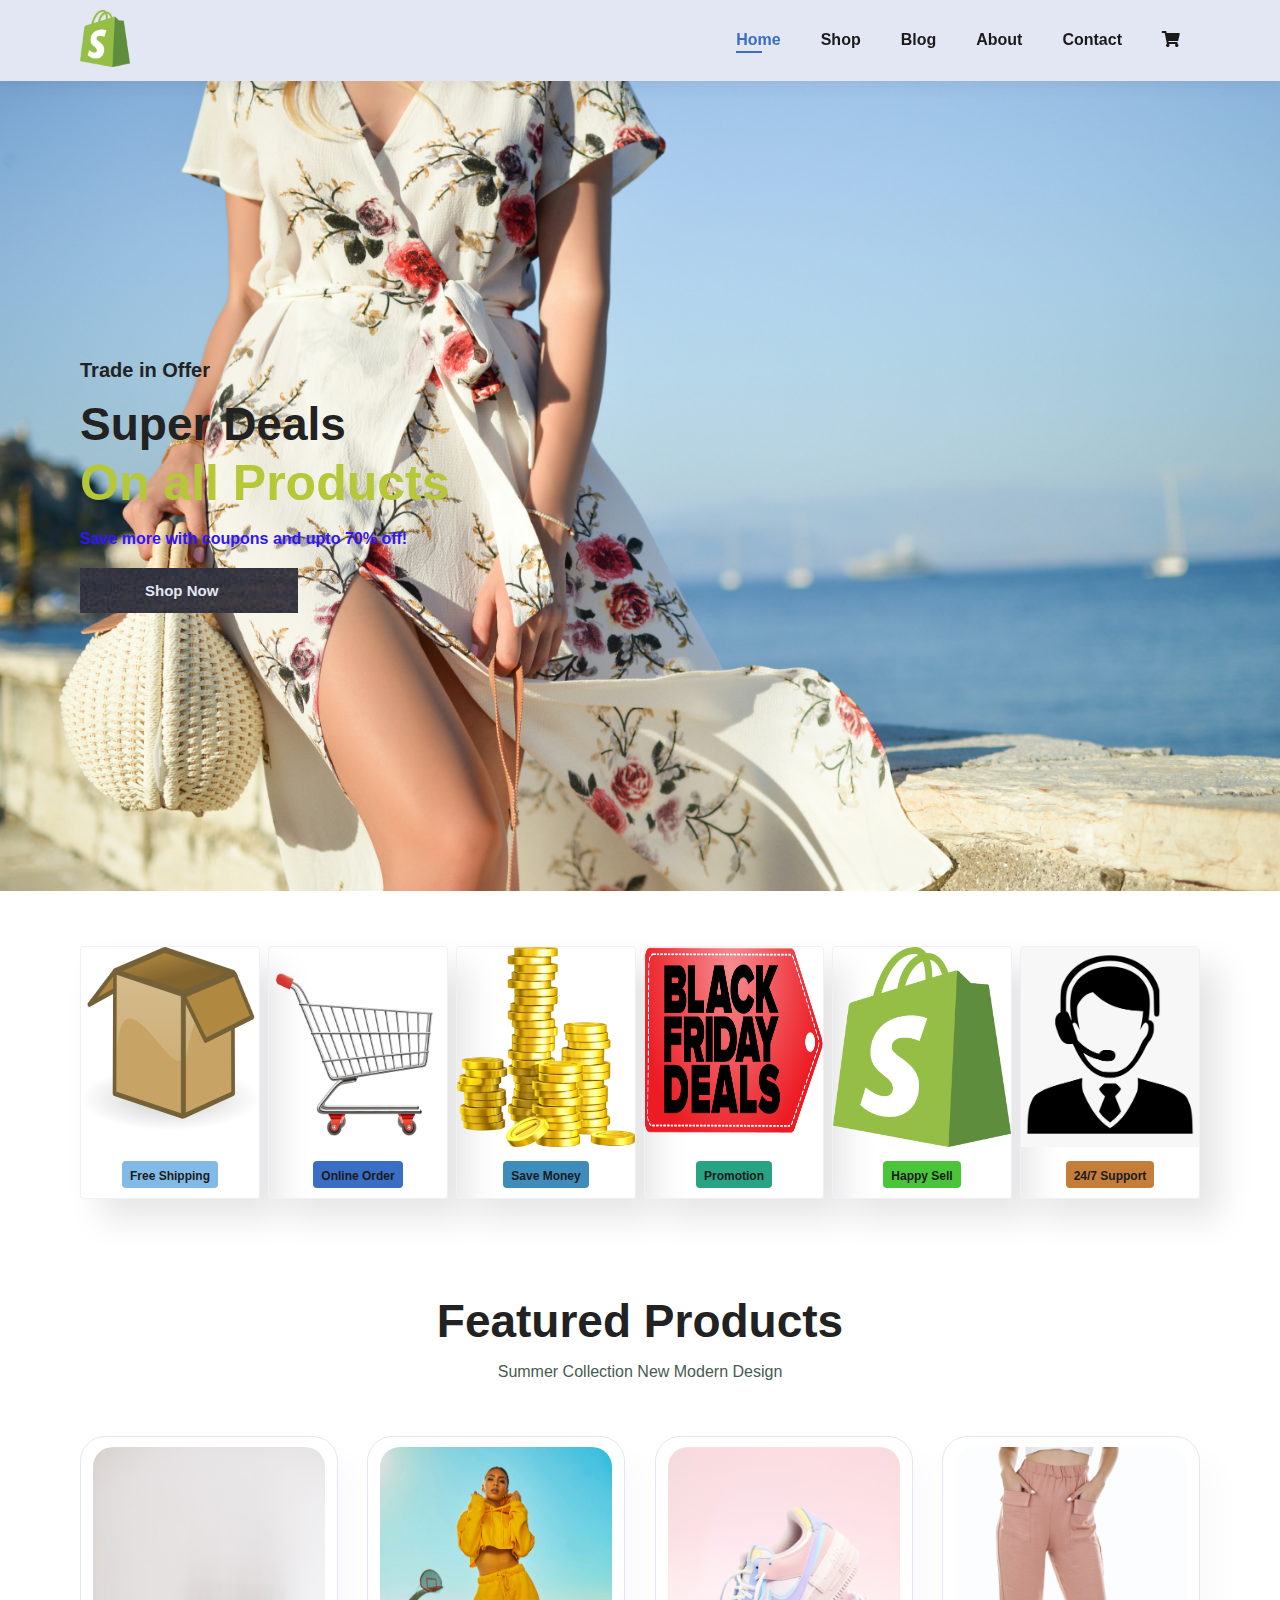
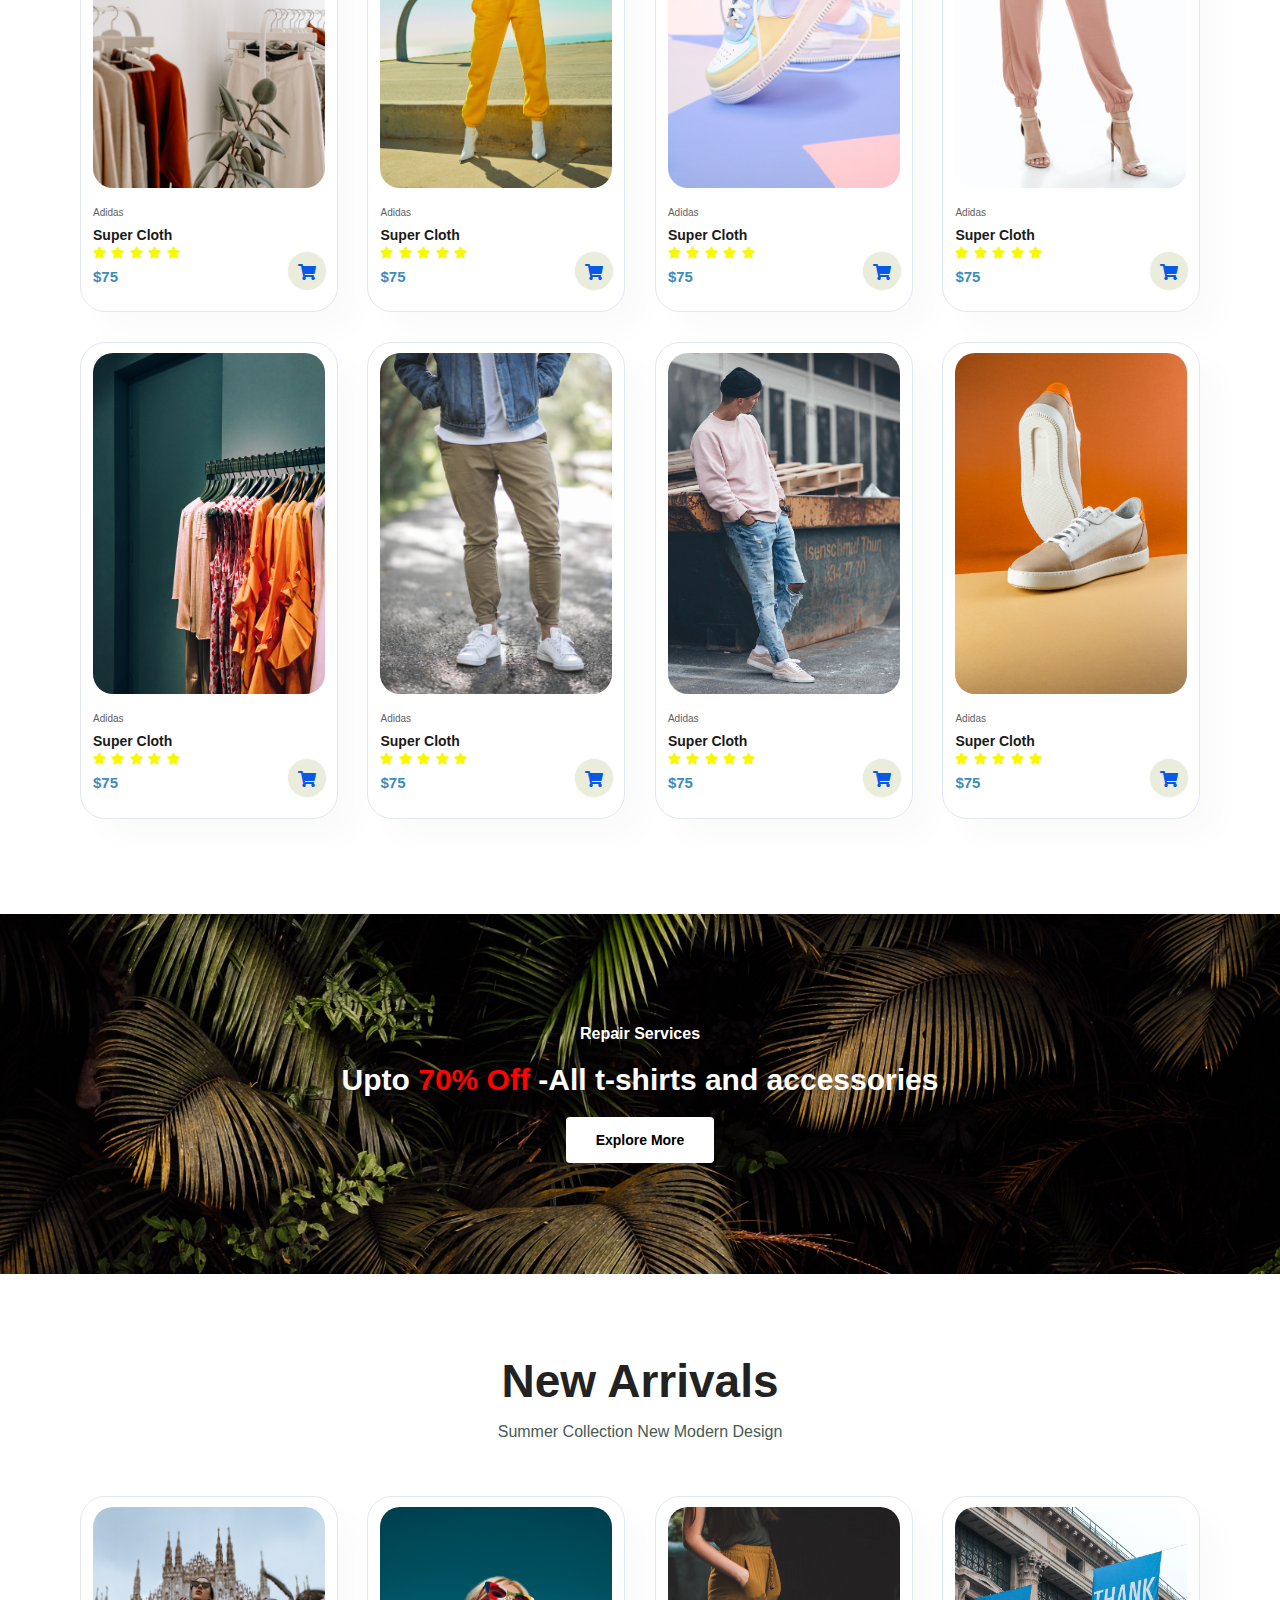
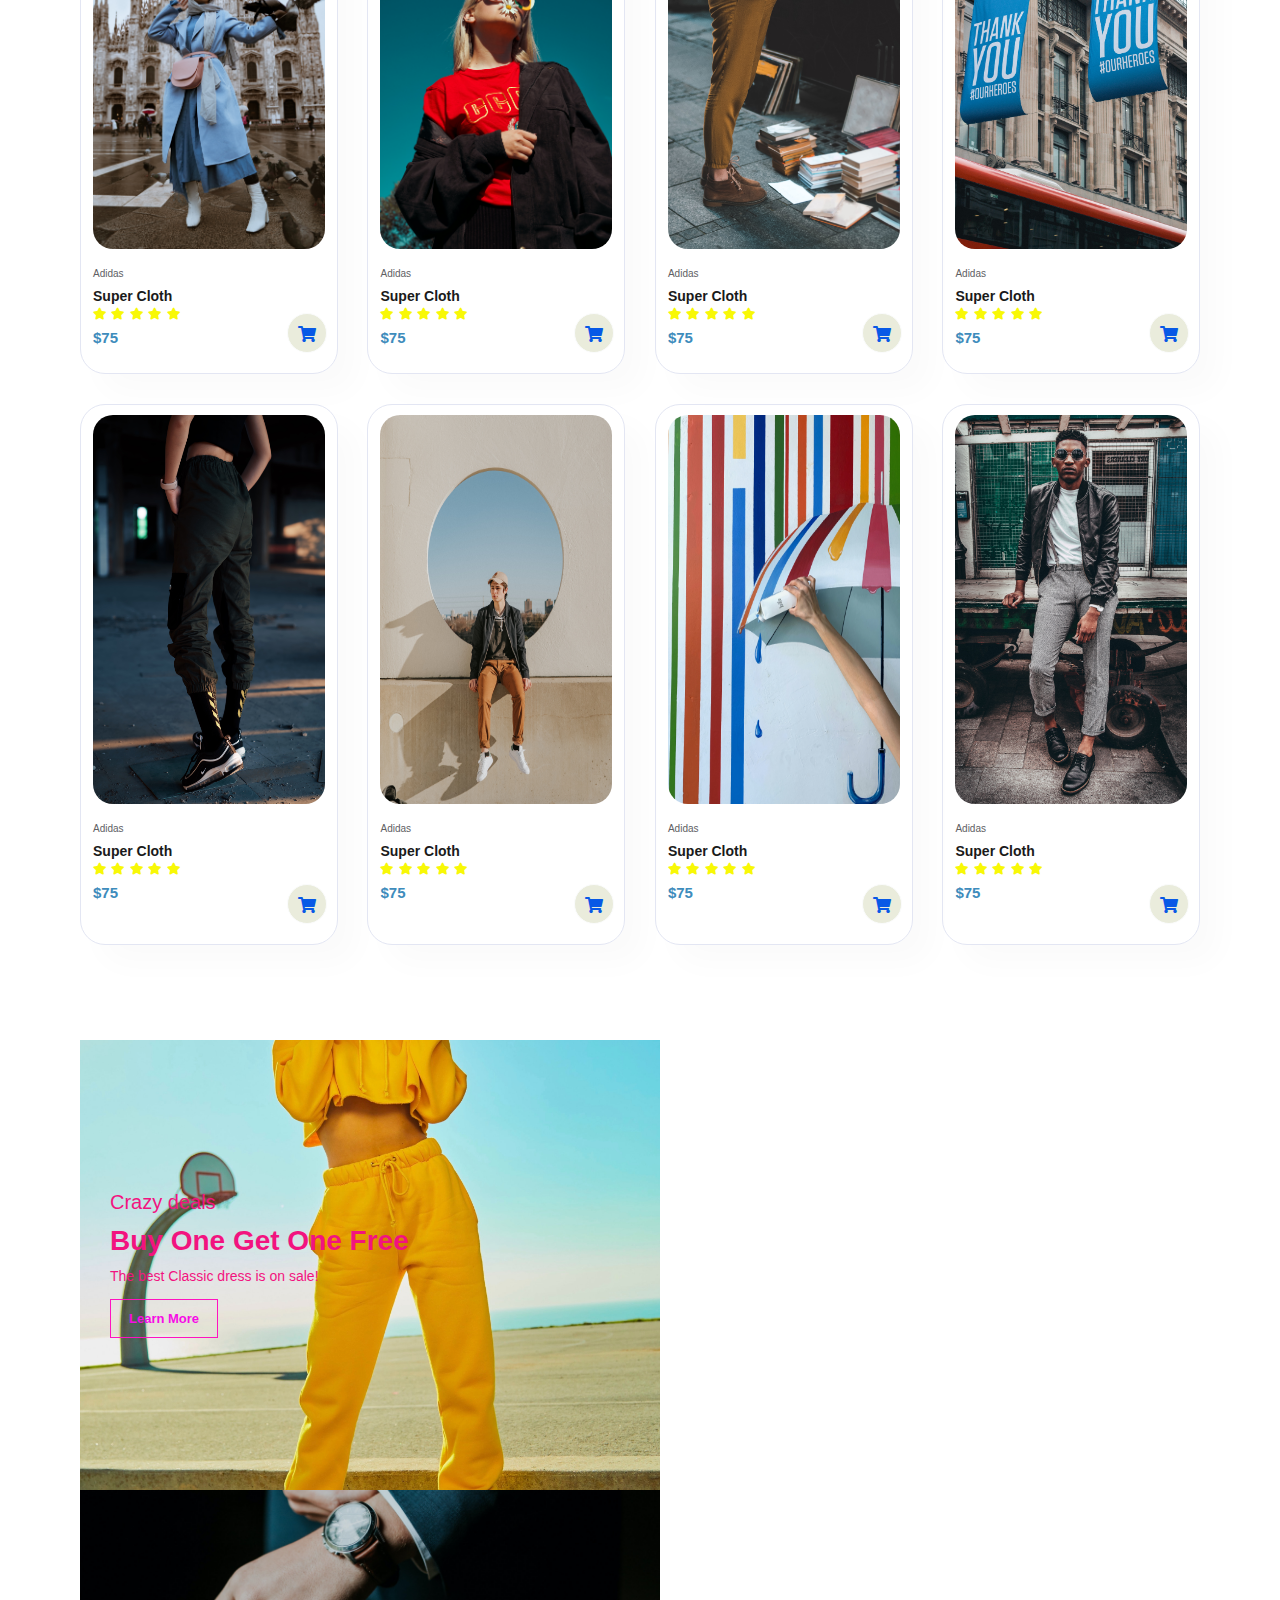
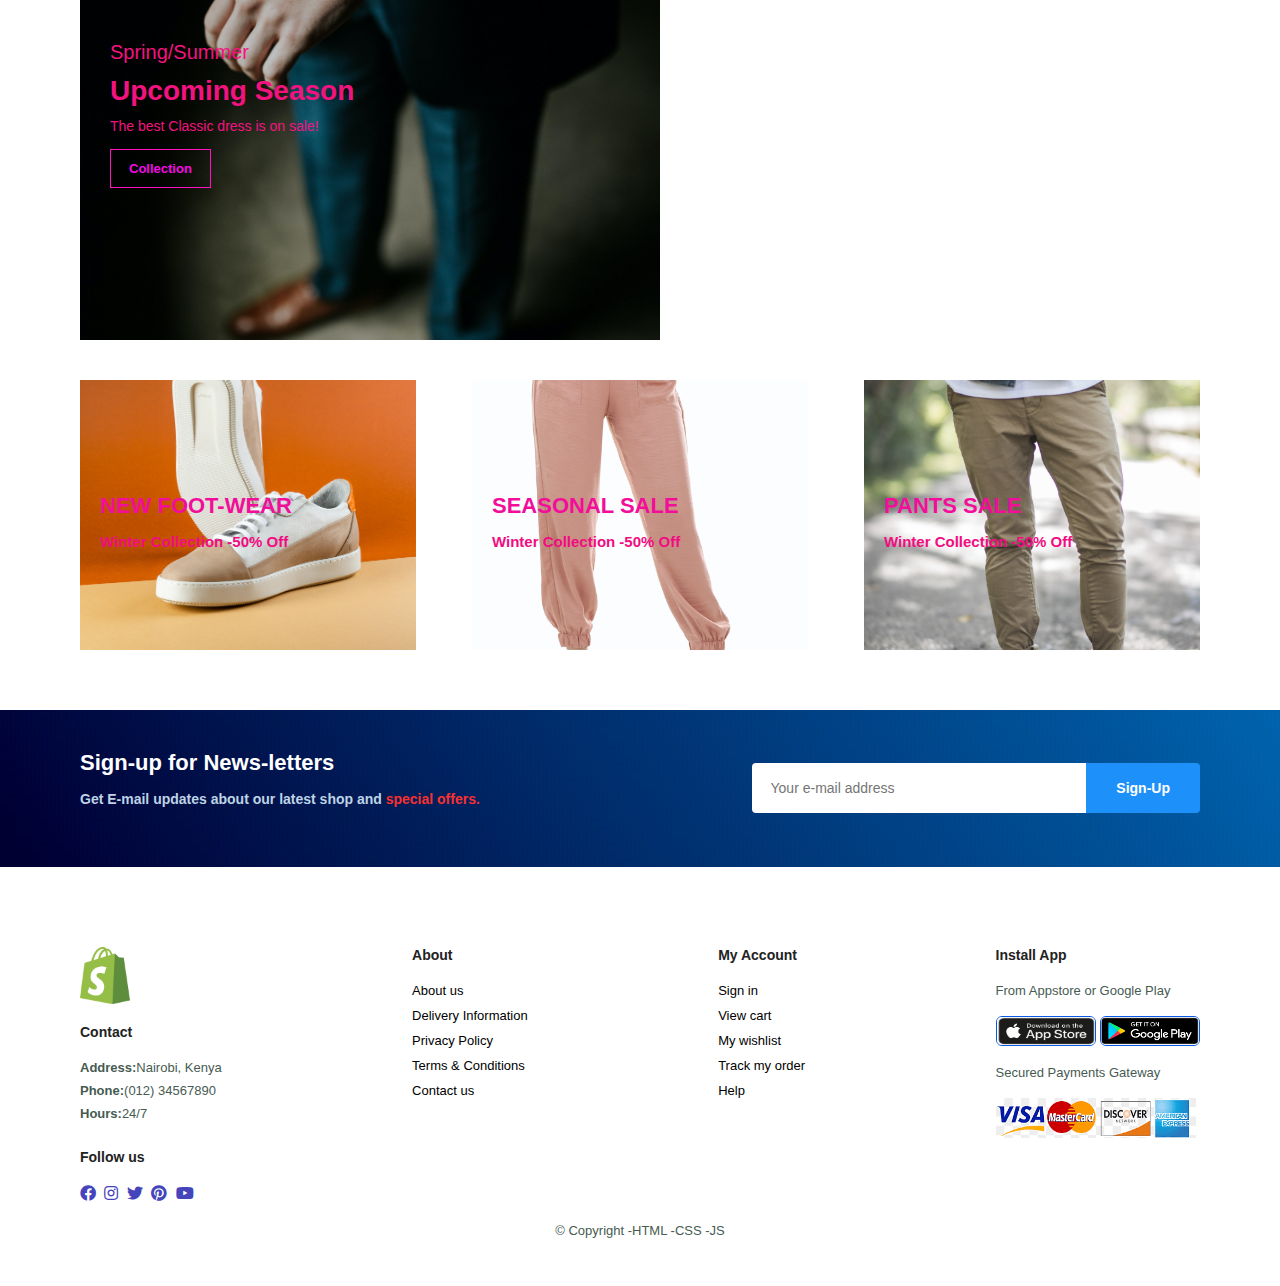
<file: index.html>
<!DOCTYPE html>
<html lang="en">
<head>
    <meta charset="UTF-8">
    <meta http-equiv="X-UA-Compatible" content="IE=edge">
    <meta name="viewport" content="width=device-width, initial-scale=1.0">
    <title>MyShopify</title>
    <link rel="stylesheet" href="https://use.fontawesome.com/releases/v5.15.4/css/all.css"/>
    <link rel="stylesheet" href="style.css">
</head>
<body>
    <section id="header">
        <a href="#"><img src="images/logo/logo.png" class="logo" alt=""></a>

        <div>
            <ul id="navbar">
                <li><a class="active" href="index.html">Home</a></li>
                <li><a href="shop.html">Shop</a></li>
                <li><a href="blog.html">Blog</a></li>
                <li><a href="about.html">About</a></li>
                <li><a href="contact.html">Contact</a></li>
                <li id="ig-bag"><a href="cart.html"><i class="fas fa-shopping-cart"></i></a></li>
                <a href="#" id="close"><i class="fas fa-times"></i></a>
            </ul>
        </div>

        <div id="mobile">
            <a href="cart.html"><i class="fas fa-shopping-cart"></i></a>
            <i id="bar" class="fas fa-outdent"></i>
        </div>
    </section>

    <section id="hero">
        <h4>Trade in Offer</h4>
        <h2>Super Deals</h2>
        <h1>On all Products</h1>
        <p id="des">Save more with coupons and upto 70% off!</p>
        <button>Shop Now</button>
    </section>

    <section id="feature" class="section-p1">
        <div class="fe-box">
            <img src="images/icon/shipping.png" alt="">
            <h6>Free Shipping</h6>
        </div>
        <div class="fe-box">
            <img src="images/icon/order.png" alt="">
            <h6>Online Order</h6>
        </div>
        <div class="fe-box">
            <img src="images/icon/savemoney.png" alt="">
            <h6>Save Money</h6>
        </div>
        <div class="fe-box">
            <img src="images/icon/promotion.png" alt="">
            <h6>Promotion</h6>
        </div>
        <div class="fe-box">
            <img src="images/icon/happysale.png" alt="">
            <h6>Happy Sell</h6>
        </div>
        <div class="fe-box">
            <img src="images/icon/support.png" alt="">
            <h6>24/7 Support</h6>
        </div>

    </section>

    <section id="product1" class="section-p1">
        <h2>Featured Products</h2>
        <p>Summer Collection New Modern Design</p>

        <div class="pro-container">
            <div class="pro">
                <img src="images/clothes/thom.jpg" alt="">
                <div class="des">
                    <span>Adidas</span>
                    <h5>Super Cloth</h5>
                    <div class="star">
                        <i class="fas fa-star"></i>
                        <i class="fas fa-star"></i>
                        <i class="fas fa-star"></i>
                        <i class="fas fa-star"></i>
                        <i class="fas fa-star"></i>
                    </div>
                    <h4>$75</h4>
                </div>
                <a href="#"><i class="fas fa-shopping-cart cart"></i></a>
            </div>
            <div class="pro">
                <img src="images/people/dom.jpg" alt="">
                <div class="des">
                    <span>Adidas</span>
                    <h5>Super Cloth</h5>
                    <div class="star">
                        <i class="fas fa-star"></i>
                        <i class="fas fa-star"></i>
                        <i class="fas fa-star"></i>
                        <i class="fas fa-star"></i>
                        <i class="fas fa-star"></i>
                    </div>
                    <h4>$75</h4>
                </div>
                <a href="#"><i class="fas fa-shopping-cart cart"></i></a>
            </div>
            <div class="pro">
                <img src="images/shoes/ryan.jpg" alt="">
                <div class="des">
                    <span>Adidas</span>
                    <h5>Super Cloth</h5>
                    <div class="star">
                        <i class="fas fa-star"></i>
                        <i class="fas fa-star"></i>
                        <i class="fas fa-star"></i>
                        <i class="fas fa-star"></i>
                        <i class="fas fa-star"></i>
                    </div>
                    <h4>$75</h4>
                </div>
                <a href="#"><i class="fas fa-shopping-cart cart"></i></a>
            </div>
            <div class="pro">
                <img src="images/trousers/engin.jpg" alt="">
                <div class="des">
                    <span>Adidas</span>
                    <h5>Super Cloth</h5>
                    <div class="star">
                        <i class="fas fa-star"></i>
                        <i class="fas fa-star"></i>
                        <i class="fas fa-star"></i>
                        <i class="fas fa-star"></i>
                        <i class="fas fa-star"></i>
                    </div>
                    <h4>$75</h4>
                </div>
                <a href="#"><i class="fas fa-shopping-cart cart"></i></a>
            </div>
            <div class="pro">
                <img src="images/clothes/marcus.jpg" alt="">
                <div class="des">
                    <span>Adidas</span>
                    <h5>Super Cloth</h5>
                    <div class="star">
                        <i class="fas fa-star"></i>
                        <i class="fas fa-star"></i>
                        <i class="fas fa-star"></i>
                        <i class="fas fa-star"></i>
                        <i class="fas fa-star"></i>
                    </div>
                    <h4>$75</h4>
                </div>
                <a href="#"><i class="fas fa-shopping-cart cart"></i></a>
            </div>
            <div class="pro">
                <img src="images/trousers/redd.jpg" alt="">
                <div class="des">
                    <span>Adidas</span>
                    <h5>Super Cloth</h5>
                    <div class="star">
                        <i class="fas fa-star"></i>
                        <i class="fas fa-star"></i>
                        <i class="fas fa-star"></i>
                        <i class="fas fa-star"></i>
                        <i class="fas fa-star"></i>
                    </div>
                    <h4>$75</h4>
                </div>
                <a href="#"><i class="fas fa-shopping-cart cart"></i></a>
            </div>
            <div class="pro">
                <img src="images/people/yannic.jpg" alt="">
                <div class="des">
                    <span>Adidas</span>
                    <h5>Super Cloth</h5>
                    <div class="star">
                        <i class="fas fa-star"></i>
                        <i class="fas fa-star"></i>
                        <i class="fas fa-star"></i>
                        <i class="fas fa-star"></i>
                        <i class="fas fa-star"></i>
                    </div>
                    <h4>$75</h4>
                </div>
                <a href="#"><i class="fas fa-shopping-cart cart"></i></a>
            </div>
            <div class="pro">
                <img src="images/shoes/fahimin.jpg" alt="">
                <div class="des">
                    <span>Adidas</span>
                    <h5>Super Cloth</h5>
                    <div class="star">
                        <i class="fas fa-star"></i>
                        <i class="fas fa-star"></i>
                        <i class="fas fa-star"></i>
                        <i class="fas fa-star"></i>
                        <i class="fas fa-star"></i>
                    </div>
                    <h4>$75</h4>
                </div>
                <a href="#"><i class="fas fa-shopping-cart cart"></i></a>
            </div>

        </div>
    </section>

    <section id="banner" class="section-m1">
        <h4>Repair Services</h4>
        <h2>Upto <span>70% Off</span> -All t-shirts and accessories</h2>
        <button class="normal">Explore More</button>
    </section>

    <section id="product1" class="section-p1">
        <h2>New Arrivals</h2>
        <p>Summer Collection New Modern Design</p>

        <div class="pro-container">
            <div class="pro">
                <img src="images/newbanner/alexi.jpg" alt="">
                <div class="des">
                    <span>Adidas</span>
                    <h5>Super Cloth</h5>
                    <div class="star">
                        <i class="fas fa-star"></i>
                        <i class="fas fa-star"></i>
                        <i class="fas fa-star"></i>
                        <i class="fas fa-star"></i>
                        <i class="fas fa-star"></i>
                    </div>
                    <h4>$75</h4>
                </div>
                <a href="#"><i class="fas fa-shopping-cart cart"></i></a>
            </div>
            <div class="pro">
                <img src="images/newbanner/endru.jpg" alt="">
                <div class="des">
                    <span>Adidas</span>
                    <h5>Super Cloth</h5>
                    <div class="star">
                        <i class="fas fa-star"></i>
                        <i class="fas fa-star"></i>
                        <i class="fas fa-star"></i>
                        <i class="fas fa-star"></i>
                        <i class="fas fa-star"></i>
                    </div>
                    <h4>$75</h4>
                </div>
                <a href="#"><i class="fas fa-shopping-cart cart"></i></a>
            </div>
            <div class="pro">
                <img src="images/newbanner/katarina.jpg" alt="">
                <div class="des">
                    <span>Adidas</span>
                    <h5>Super Cloth</h5>
                    <div class="star">
                        <i class="fas fa-star"></i>
                        <i class="fas fa-star"></i>
                        <i class="fas fa-star"></i>
                        <i class="fas fa-star"></i>
                        <i class="fas fa-star"></i>
                    </div>
                    <h4>$75</h4>
                </div>
                <a href="#"><i class="fas fa-shopping-cart cart"></i></a>
            </div>
            <div class="pro">
                <img src="images/newbanner/kutan.jpg" alt="">
                <div class="des">
                    <span>Adidas</span>
                    <h5>Super Cloth</h5>
                    <div class="star">
                        <i class="fas fa-star"></i>
                        <i class="fas fa-star"></i>
                        <i class="fas fa-star"></i>
                        <i class="fas fa-star"></i>
                        <i class="fas fa-star"></i>
                    </div>
                    <h4>$75</h4>
                </div>
                <a href="#"><i class="fas fa-shopping-cart cart"></i></a>
            </div>
            <div class="pro">
                <img src="images/newbanner/napat.jpg" alt="">
                <div class="des">
                    <span>Adidas</span>
                    <h5>Super Cloth</h5>
                    <div class="star">
                        <i class="fas fa-star"></i>
                        <i class="fas fa-star"></i>
                        <i class="fas fa-star"></i>
                        <i class="fas fa-star"></i>
                        <i class="fas fa-star"></i>
                    </div>
                    <h4>$75</h4>
                </div>
                <a href="#"><i class="fas fa-shopping-cart cart"></i></a>
            </div>
            <div class="pro">
                <img src="images/newbanner/rayul.jpg" alt="">
                <div class="des">
                    <span>Adidas</span>
                    <h5>Super Cloth</h5>
                    <div class="star">
                        <i class="fas fa-star"></i>
                        <i class="fas fa-star"></i>
                        <i class="fas fa-star"></i>
                        <i class="fas fa-star"></i>
                        <i class="fas fa-star"></i>
                    </div>
                    <h4>$75</h4>
                </div>
                <a href="#"><i class="fas fa-shopping-cart cart"></i></a>
            </div>
            <div class="pro">
                <img src="images/newbanner/umbr.jpg" alt="">
                <div class="des">
                    <span>Adidas</span>
                    <h5>Super Cloth</h5>
                    <div class="star">
                        <i class="fas fa-star"></i>
                        <i class="fas fa-star"></i>
                        <i class="fas fa-star"></i>
                        <i class="fas fa-star"></i>
                        <i class="fas fa-star"></i>
                    </div>
                    <h4>$75</h4>
                </div>
                <a href="#"><i class="fas fa-shopping-cart cart"></i></a>
            </div>
            <div class="pro">
                <img src="images/newbanner/clem.jpg" alt="">
                <div class="des">
                    <span>Adidas</span>
                    <h5>Super Cloth</h5>
                    <div class="star">
                        <i class="fas fa-star"></i>
                        <i class="fas fa-star"></i>
                        <i class="fas fa-star"></i>
                        <i class="fas fa-star"></i>
                        <i class="fas fa-star"></i>
                    </div>
                    <h4>$75</h4>
                </div>
                <a href="#"><i class="fas fa-shopping-cart cart"></i></a>
            </div>

        </div>
    </section>

    <section id="sm-banner" class="section-p1">
        <div class="banner-box">
            <h4>Crazy deals</h4>
            <h2>Buy One Get One Free</h2>
            <span>The best Classic dress is on sale!</span>
            <button class="white">Learn More</button>
        </div>
        <div class="banner-box banner-box2">
            <h4>Spring/Summer</h4>
            <h2>Upcoming Season</h2>
            <span>The best Classic dress is on sale!</span>
            <button class="white">Collection</button>
        </div>
    </section>

    <section id="banner3">
        <div class="banner-box">
            <h2>NEW FOOT-WEAR</h2>
            <h3>Winter Collection -50% Off</h3>
        </div>
        <div class="banner-box banner-box2">
            <h2>SEASONAL SALE</h2>
            <h3>Winter Collection -50% Off</h3>
        </div>
        <div class="banner-box banner-box3">
            <h2>PANTS SALE</h2>
            <h3>Winter Collection -50% Off</h3>
        </div>
    </section>

    <section id="newsletter" class="section-p1 section-m1">
        <div class="newstext">
            <h4>Sign-up for News-letters</h4>
            <p>Get E-mail updates about our latest shop and <span>special offers.</span></p>
        </div>
        <div class="form">
            <input type="text" placeholder="Your e-mail address">
            <button class="normal">Sign-Up</button>
        </div>
    </section>

    <footer class="section-p1">
        <div class="col">
            <img class="logo mlogo" src="images/logo/logo.png" alt="">
            <h4>Contact</h4>
            <p><strong>Address:</strong>Nairobi, Kenya</p>
            <p><strong>Phone:</strong>(012) 34567890</p>
            <p><strong>Hours:</strong>24/7</p>
            <div class="follow">
                <h4>Follow us</h4>
                <div class="icon">
                    <i class="fab fa-facebook -f"></i>
                    <i class="fab fa-instagram"></i>
                    <i class="fab fa-twitter"></i>
                    <i class="fab fa-pinterest -p"></i>
                    <i class="fab fa-youtube"></i>
                </div>
            </div>
        </div>

        <div class="col">
            <h4>About</h4>
            <a href="#">About us</a>
            <a href="#">Delivery Information</a>
            <a href="#">Privacy Policy</a>
            <a href="#">Terms & Conditions</a>
            <a href="#">Contact us</a>
        </div>

        <div class="col">
            <h4>My Account</h4>
            <a href="#">Sign in</a>
            <a href="#">View cart</a>
            <a href="#">My wishlist</a>
            <a href="#">Track my order</a>
            <a href="#">Help</a>
        </div>

        <div class="col install">
            <h4>Install App</h4>
            <p>From Appstore or Google Play</p>
            <div class="row">
                <img class="stores" src="images/icon/appstore.png" alt="">
                <img class="stores" src="images/icon/playstore.png" alt="">
            </div>
            <p>Secured Payments Gateway</p>
            <img class="payments" src="images/icon/pays.png" alt="">
            
        </div>
        <div class="copyright">
            <p>© Copyright -HTML -CSS -JS</p>
        </div>
    </footer>



    
    <script src="script.js"></script>
</body>
</html>
</file>
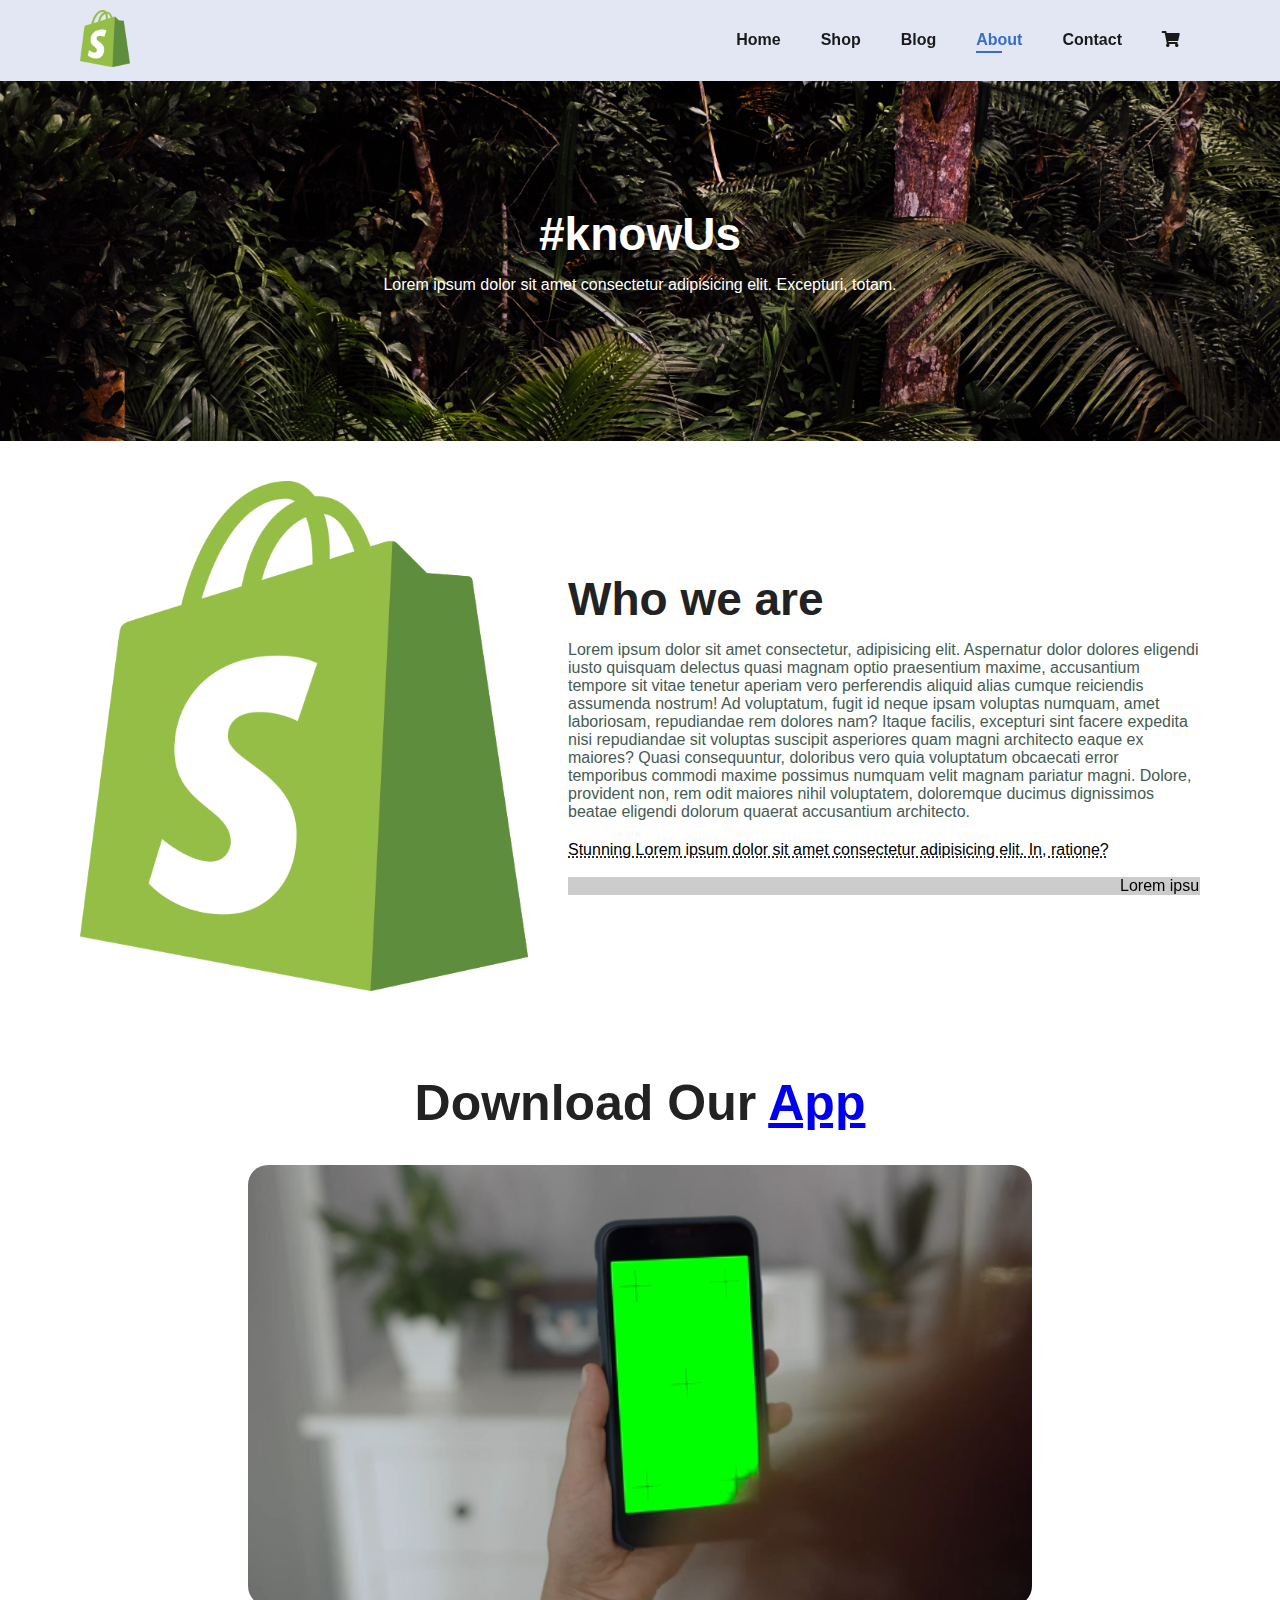
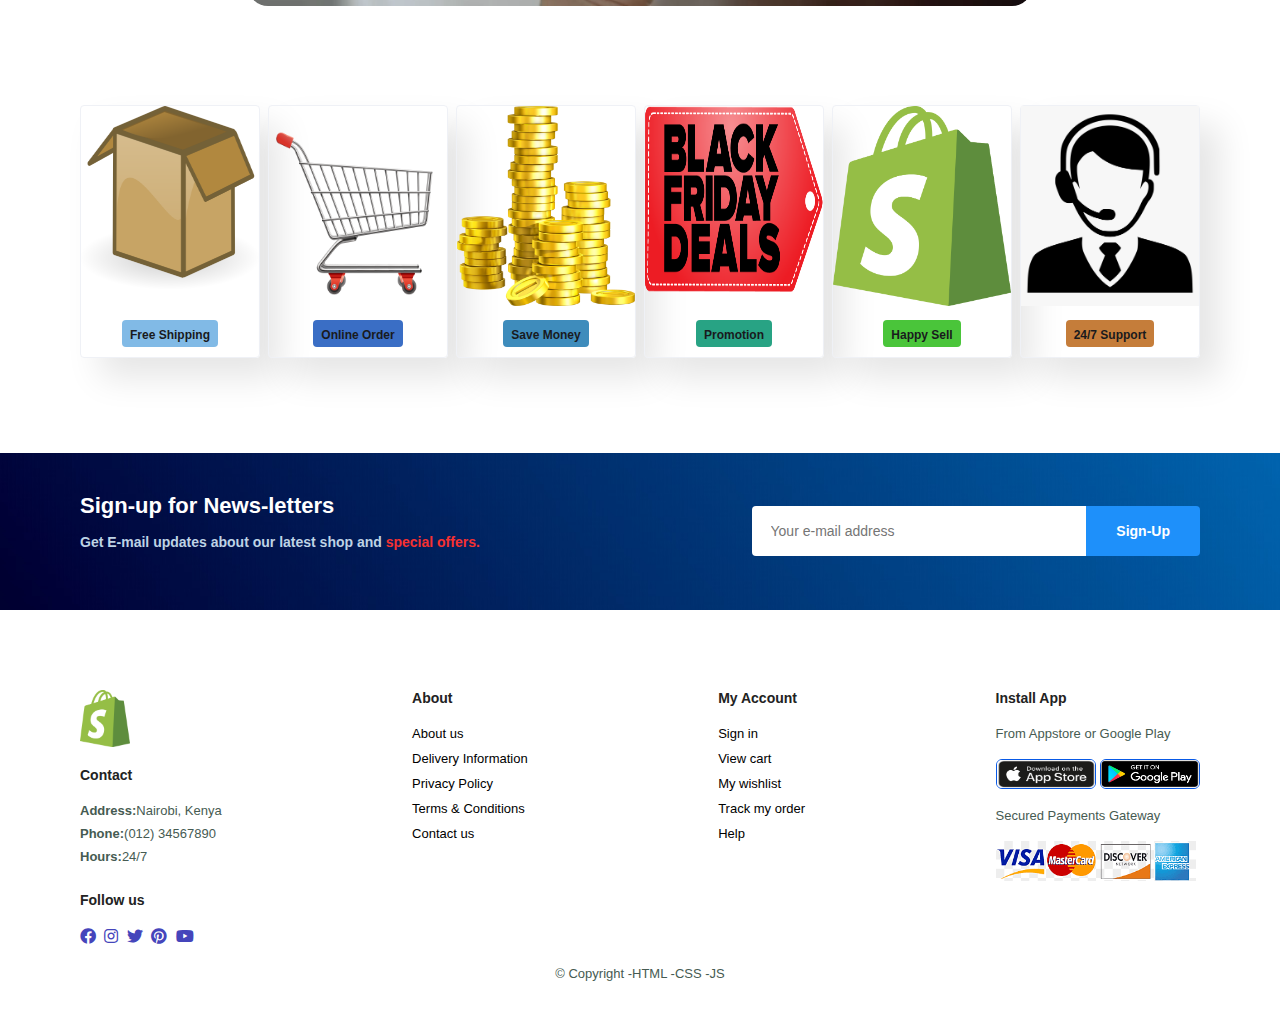
<file: about.html>
<!DOCTYPE html>
<html lang="en">
<head>
    <meta charset="UTF-8">
    <meta http-equiv="X-UA-Compatible" content="IE=edge">
    <meta name="viewport" content="width=device-width, initial-scale=1.0">
    <title>MyShopify</title>
    <link rel="stylesheet" href="https://use.fontawesome.com/releases/v5.15.4/css/all.css"/>
    <link rel="stylesheet" href="style.css">
</head>
<body>
    <section id="header">
        <a href="#"><img src="images/logo/logo.png" class="logo" alt=""></a>

        <div>
            <ul id="navbar">
                <li><a href="index.html">Home</a></li>
                <li><a href="shop.html">Shop</a></li>
                <li><a href="blog.html">Blog</a></li>
                <li><a class="active" href="about.html">About</a></li>
                <li><a href="contact.html">Contact</a></li>
                <li id="ig-bag"><a href="cart.html"><i class="fas fa-shopping-cart"></i></a></li>
                <a href="#" id="close"><i class="fas fa-times"></i></a>
            </ul>
        </div>

        <div id="mobile">
            <a href="cart.html"><i class="fas fa-shopping-cart"></i></a>
            <i id="bar" class="fas fa-outdent"></i>
        </div>
    </section>

    <section id="page-header" class="about-header">
        <h2>#knowUs</h2>
        <p>Lorem ipsum dolor sit amet consectetur adipisicing elit. Excepturi, totam.</p>
    </section>

    <section id="about-head" class="section-p1">
        <img src="images/icon/happysale.png" alt="">
        <div>
            <h2>Who we are</h2>
            <p>Lorem ipsum dolor sit amet consectetur, adipisicing elit. Aspernatur dolor dolores eligendi iusto quisquam delectus quasi magnam optio praesentium maxime, accusantium tempore sit vitae tenetur aperiam vero perferendis aliquid alias cumque reiciendis assumenda nostrum! Ad voluptatum, fugit id neque ipsam voluptas numquam, amet laboriosam, repudiandae rem dolores nam? Itaque facilis, excepturi sint facere expedita nisi repudiandae sit voluptas suscipit asperiores quam magni architecto eaque ex maiores? Quasi consequuntur, doloribus vero quia voluptatum obcaecati error temporibus commodi maxime possimus numquam velit magnam pariatur magni. Dolore, provident non, rem odit maiores nihil voluptatem, doloremque ducimus dignissimos beatae eligendi dolorum quaerat accusantium architecto.</p>
            <abbr title="">Stunning Lorem ipsum dolor sit amet consectetur adipisicing elit. In, ratione?</abbr>
            <br></br>
            <marquee bgcolor = "#ccc" loop = "-1" scrollamounts = "5" width = "100%">Lorem ipsum dolor sit amet consectetur adipisicing elit. Architecto labore dicta laudantium unde quidem ut?</marquee>
        </div>
    </section>

    <section id="about-app" class="section-p1">
        <h1>Download Our <a href="#">App</a></h1>
        <div class="video">
            <video autoplay muted loop src="images/icon/video.mp4"></video>
        </div>
    </section>

    <section id="feature" class="section-p1">
        <div class="fe-box">
            <img src="images/icon/shipping.png" alt="">
            <h6>Free Shipping</h6>
        </div>
        <div class="fe-box">
            <img src="images/icon/order.png" alt="">
            <h6>Online Order</h6>
        </div>
        <div class="fe-box">
            <img src="images/icon/savemoney.png" alt="">
            <h6>Save Money</h6>
        </div>
        <div class="fe-box">
            <img src="images/icon/promotion.png" alt="">
            <h6>Promotion</h6>
        </div>
        <div class="fe-box">
            <img src="images/icon/happysale.png" alt="">
            <h6>Happy Sell</h6>
        </div>
        <div class="fe-box">
            <img src="images/icon/support.png" alt="">
            <h6>24/7 Support</h6>
        </div>

    </section>

    <section id="newsletter" class="section-p1 section-m1">
        <div class="newstext">
            <h4>Sign-up for News-letters</h4>
            <p>Get E-mail updates about our latest shop and <span>special offers.</span></p>
        </div>
        <div class="form">
            <input type="text" placeholder="Your e-mail address">
            <button class="normal">Sign-Up</button>
        </div>
    </section>

    <footer class="section-p1">
        <div class="col">
            <img class="logo mlogo" src="images/logo/logo.png" alt="">
            <h4>Contact</h4>
            <p><strong>Address:</strong>Nairobi, Kenya</p>
            <p><strong>Phone:</strong>(012) 34567890</p>
            <p><strong>Hours:</strong>24/7</p>
            <div class="follow">
                <h4>Follow us</h4>
                <div class="icon">
                    <i class="fab fa-facebook -f"></i>
                    <i class="fab fa-instagram"></i>
                    <i class="fab fa-twitter"></i>
                    <i class="fab fa-pinterest -p"></i>
                    <i class="fab fa-youtube"></i>
                </div>
            </div>
        </div>

        <div class="col">
            <h4>About</h4>
            <a href="#">About us</a>
            <a href="#">Delivery Information</a>
            <a href="#">Privacy Policy</a>
            <a href="#">Terms & Conditions</a>
            <a href="#">Contact us</a>
        </div>

        <div class="col">
            <h4>My Account</h4>
            <a href="#">Sign in</a>
            <a href="#">View cart</a>
            <a href="#">My wishlist</a>
            <a href="#">Track my order</a>
            <a href="#">Help</a>
        </div>

        <div class="col install">
            <h4>Install App</h4>
            <p>From Appstore or Google Play</p>
            <div class="row">
                <img class="stores" src="images/icon/appstore.png" alt="">
                <img class="stores" src="images/icon/playstore.png" alt="">
            </div>
            <p>Secured Payments Gateway</p>
            <img class="payments" src="images/icon/pays.png" alt="">
            
        </div>
        <div class="copyright">
            <p>© Copyright -HTML -CSS -JS</p>
        </div>
    </footer>




    
    <script src="script.js"></script>
</body>
</html>
</file>
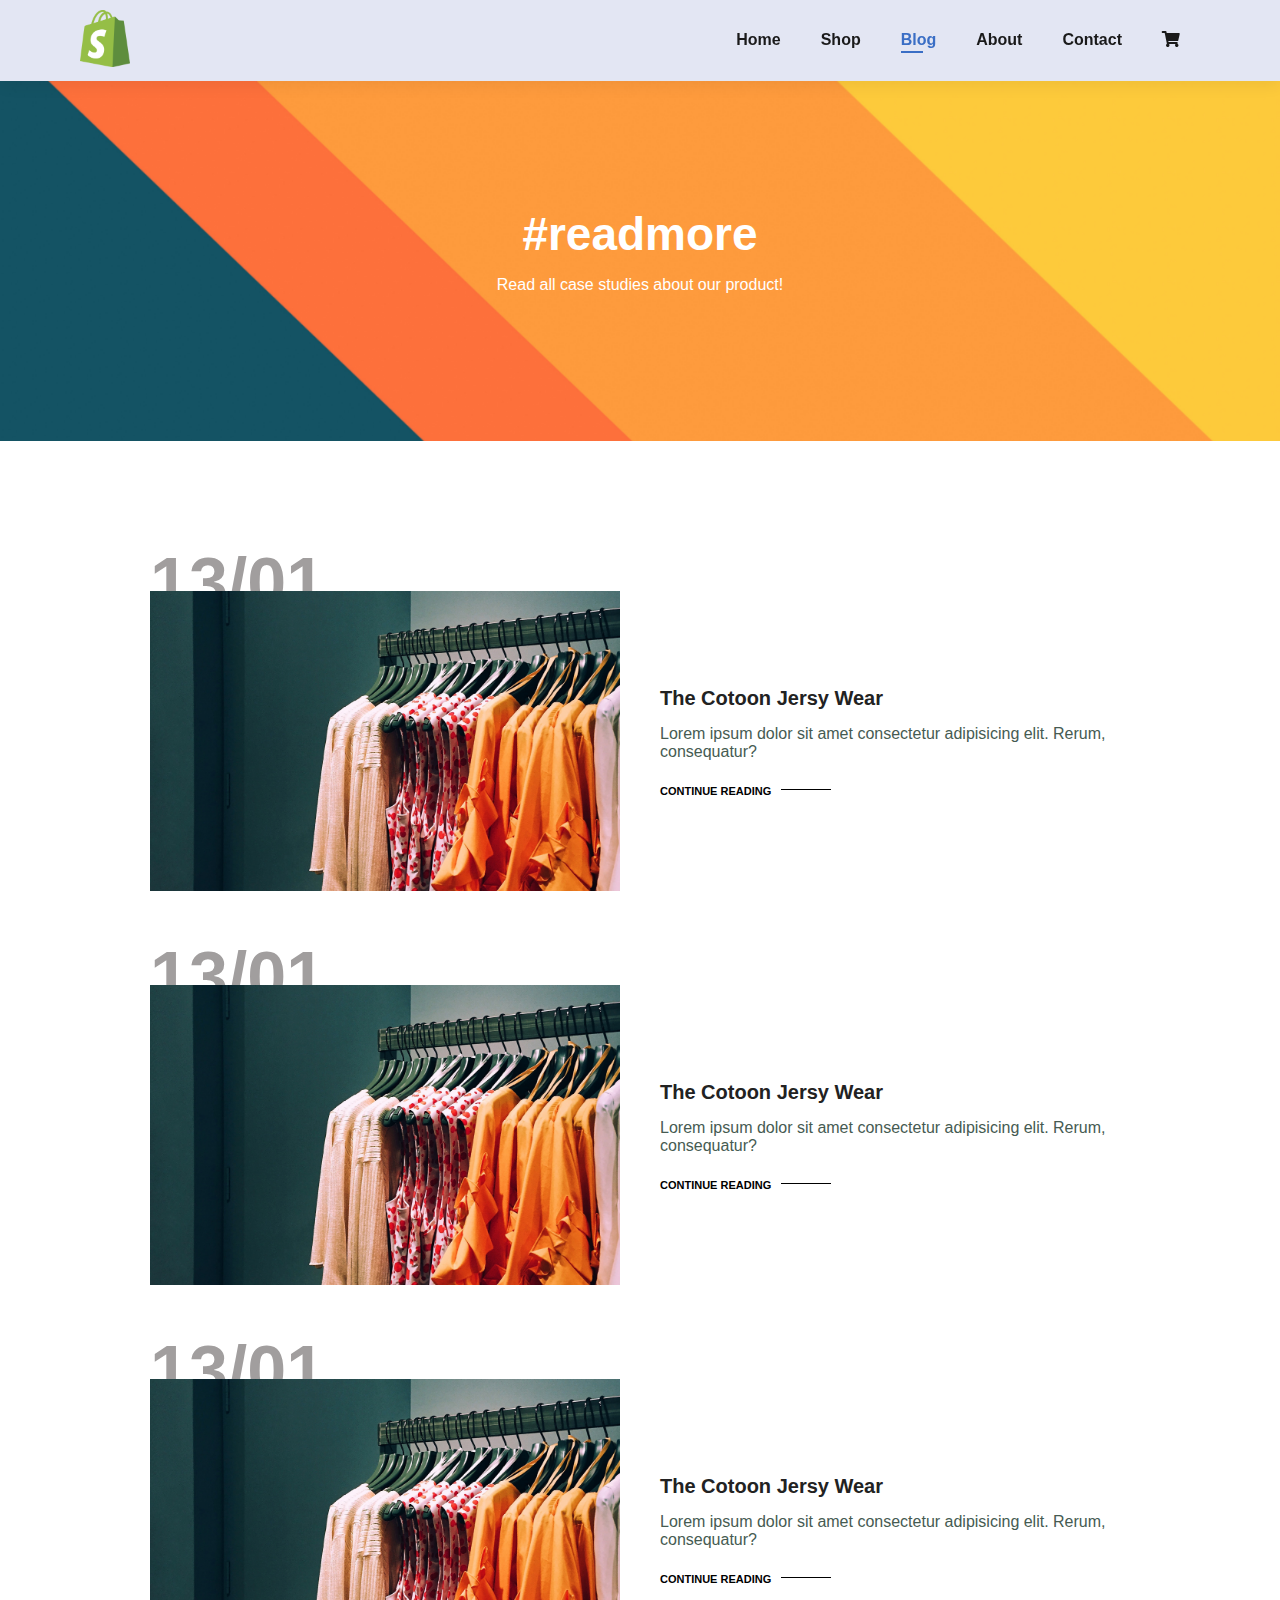
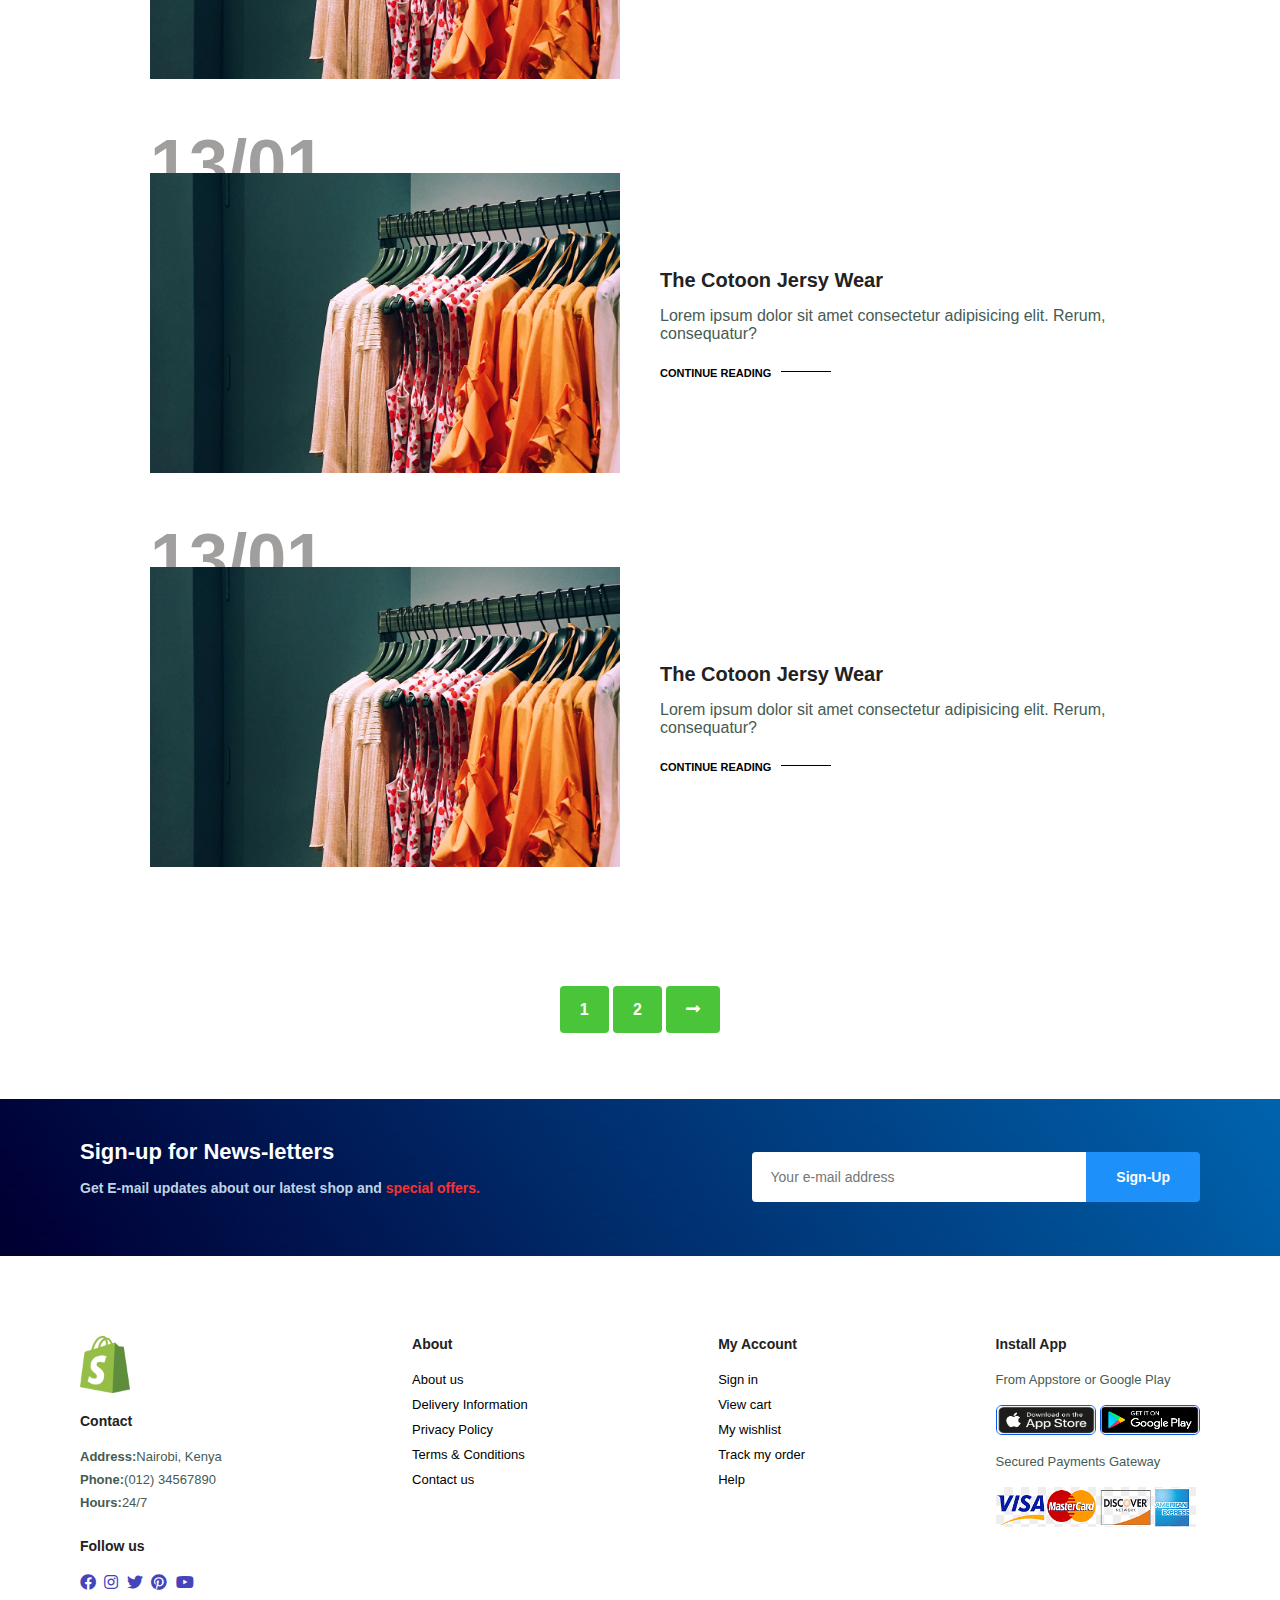
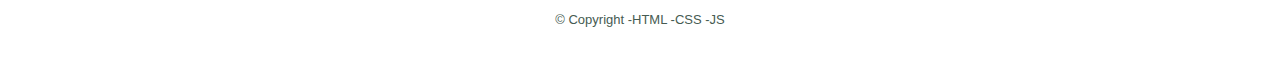
<file: blog.html>
<!DOCTYPE html>
<html lang="en">
<head>
    <meta charset="UTF-8">
    <meta http-equiv="X-UA-Compatible" content="IE=edge">
    <meta name="viewport" content="width=device-width, initial-scale=1.0">
    <title>MyShopify</title>
    <link rel="stylesheet" href="https://use.fontawesome.com/releases/v5.15.4/css/all.css"/>
    <link rel="stylesheet" href="style.css">
</head>
<body>
    <section id="header">
        <a href="#"><img src="images/logo/logo.png" class="logo" alt=""></a>

        <div>
            <ul id="navbar">
                <li><a href="index.html">Home</a></li>
                <li><a href="shop.html">Shop</a></li>
                <li><a class="active" href="blog.html">Blog</a></li>
                <li><a href="about.html">About</a></li>
                <li><a href="contact.html">Contact</a></li>
                <li id="ig-bag"><a href="cart.html"><i class="fas fa-shopping-cart"></i></a></li>
                <a href="#" id="close"><i class="fas fa-times"></i></a>
            </ul>
        </div>

        <div id="mobile">
            <a href="cart.html"><i class="fas fa-shopping-cart"></i></a>
            <i id="bar" class="fas fa-outdent"></i>
        </div>
    </section>

    <section id="page-header" class="blog-header">
        <h2>#readmore</h2>
        <p>Read all case studies about our product!</p>
    </section>

    <section id="blog">
        <div class="blog-box">
            <div class="blog-img">
                <img src="images/clothes/marcus.jpg" alt="">
            </div>
            <div class="blog-details">
                <h4>The Cotoon Jersy Wear</h4>
                <p>Lorem ipsum dolor sit amet consectetur adipisicing elit. Rerum, consequatur?</p>
                <a href="#">CONTINUE READING</a>
            </div>
            <h1>13/01</h1>
        </div>
        <div class="blog-box">
            <div class="blog-img">
                <img src="images/clothes/marcus.jpg" alt="">
            </div>
            <div class="blog-details">
                <h4>The Cotoon Jersy Wear</h4>
                <p>Lorem ipsum dolor sit amet consectetur adipisicing elit. Rerum, consequatur?</p>
                <a href="#">CONTINUE READING</a>
            </div>
            <h1>13/01</h1>
        </div>
        <div class="blog-box">
            <div class="blog-img">
                <img src="images/clothes/marcus.jpg" alt="">
            </div>
            <div class="blog-details">
                <h4>The Cotoon Jersy Wear</h4>
                <p>Lorem ipsum dolor sit amet consectetur adipisicing elit. Rerum, consequatur?</p>
                <a href="#">CONTINUE READING</a>
            </div>
            <h1>13/01</h1>
        </div>
        <div class="blog-box">
            <div class="blog-img">
                <img src="images/clothes/marcus.jpg" alt="">
            </div>
            <div class="blog-details">
                <h4>The Cotoon Jersy Wear</h4>
                <p>Lorem ipsum dolor sit amet consectetur adipisicing elit. Rerum, consequatur?</p>
                <a href="#">CONTINUE READING</a>
            </div>
            <h1>13/01</h1>
        </div>
        <div class="blog-box">
            <div class="blog-img">
                <img src="images/clothes/marcus.jpg" alt="">
            </div>
            <div class="blog-details">
                <h4>The Cotoon Jersy Wear</h4>
                <p>Lorem ipsum dolor sit amet consectetur adipisicing elit. Rerum, consequatur?</p>
                <a href="#">CONTINUE READING</a>
            </div>
            <h1>13/01</h1>
        </div>
        
    </section>

    <section id="pagination" class="section-p1">
        <a href="#">1</a>
        <a href="#">2</a>
        <a href="#"><i class="fas fa-long-arrow-alt-right"></i></a>
    </section>

    <section id="newsletter" class="section-p1 section-m1">
        <div class="newstext">
            <h4>Sign-up for News-letters</h4>
            <p>Get E-mail updates about our latest shop and <span>special offers.</span></p>
        </div>
        <div class="form">
            <input type="text" placeholder="Your e-mail address">
            <button class="normal">Sign-Up</button>
        </div>
    </section>

    <footer class="section-p1">
        <div class="col">
            <img class="logo mlogo" src="images/logo/logo.png" alt="">
            <h4>Contact</h4>
            <p><strong>Address:</strong>Nairobi, Kenya</p>
            <p><strong>Phone:</strong>(012) 34567890</p>
            <p><strong>Hours:</strong>24/7</p>
            <div class="follow">
                <h4>Follow us</h4>
                <div class="icon">
                    <i class="fab fa-facebook -f"></i>
                    <i class="fab fa-instagram"></i>
                    <i class="fab fa-twitter"></i>
                    <i class="fab fa-pinterest -p"></i>
                    <i class="fab fa-youtube"></i>
                </div>
            </div>
        </div>

        <div class="col">
            <h4>About</h4>
            <a href="#">About us</a>
            <a href="#">Delivery Information</a>
            <a href="#">Privacy Policy</a>
            <a href="#">Terms & Conditions</a>
            <a href="#">Contact us</a>
        </div>

        <div class="col">
            <h4>My Account</h4>
            <a href="#">Sign in</a>
            <a href="#">View cart</a>
            <a href="#">My wishlist</a>
            <a href="#">Track my order</a>
            <a href="#">Help</a>
        </div>

        <div class="col install">
            <h4>Install App</h4>
            <p>From Appstore or Google Play</p>
            <div class="row">
                <img class="stores" src="images/icon/appstore.png" alt="">
                <img class="stores" src="images/icon/playstore.png" alt="">
            </div>
            <p>Secured Payments Gateway</p>
            <img class="payments" src="images/icon/pays.png" alt="">
            
        </div>
        <div class="copyright">
            <p>© Copyright -HTML -CSS -JS</p>
        </div>
    </footer>




    
    <script src="script.js"></script>
</body>
</html>
</file>
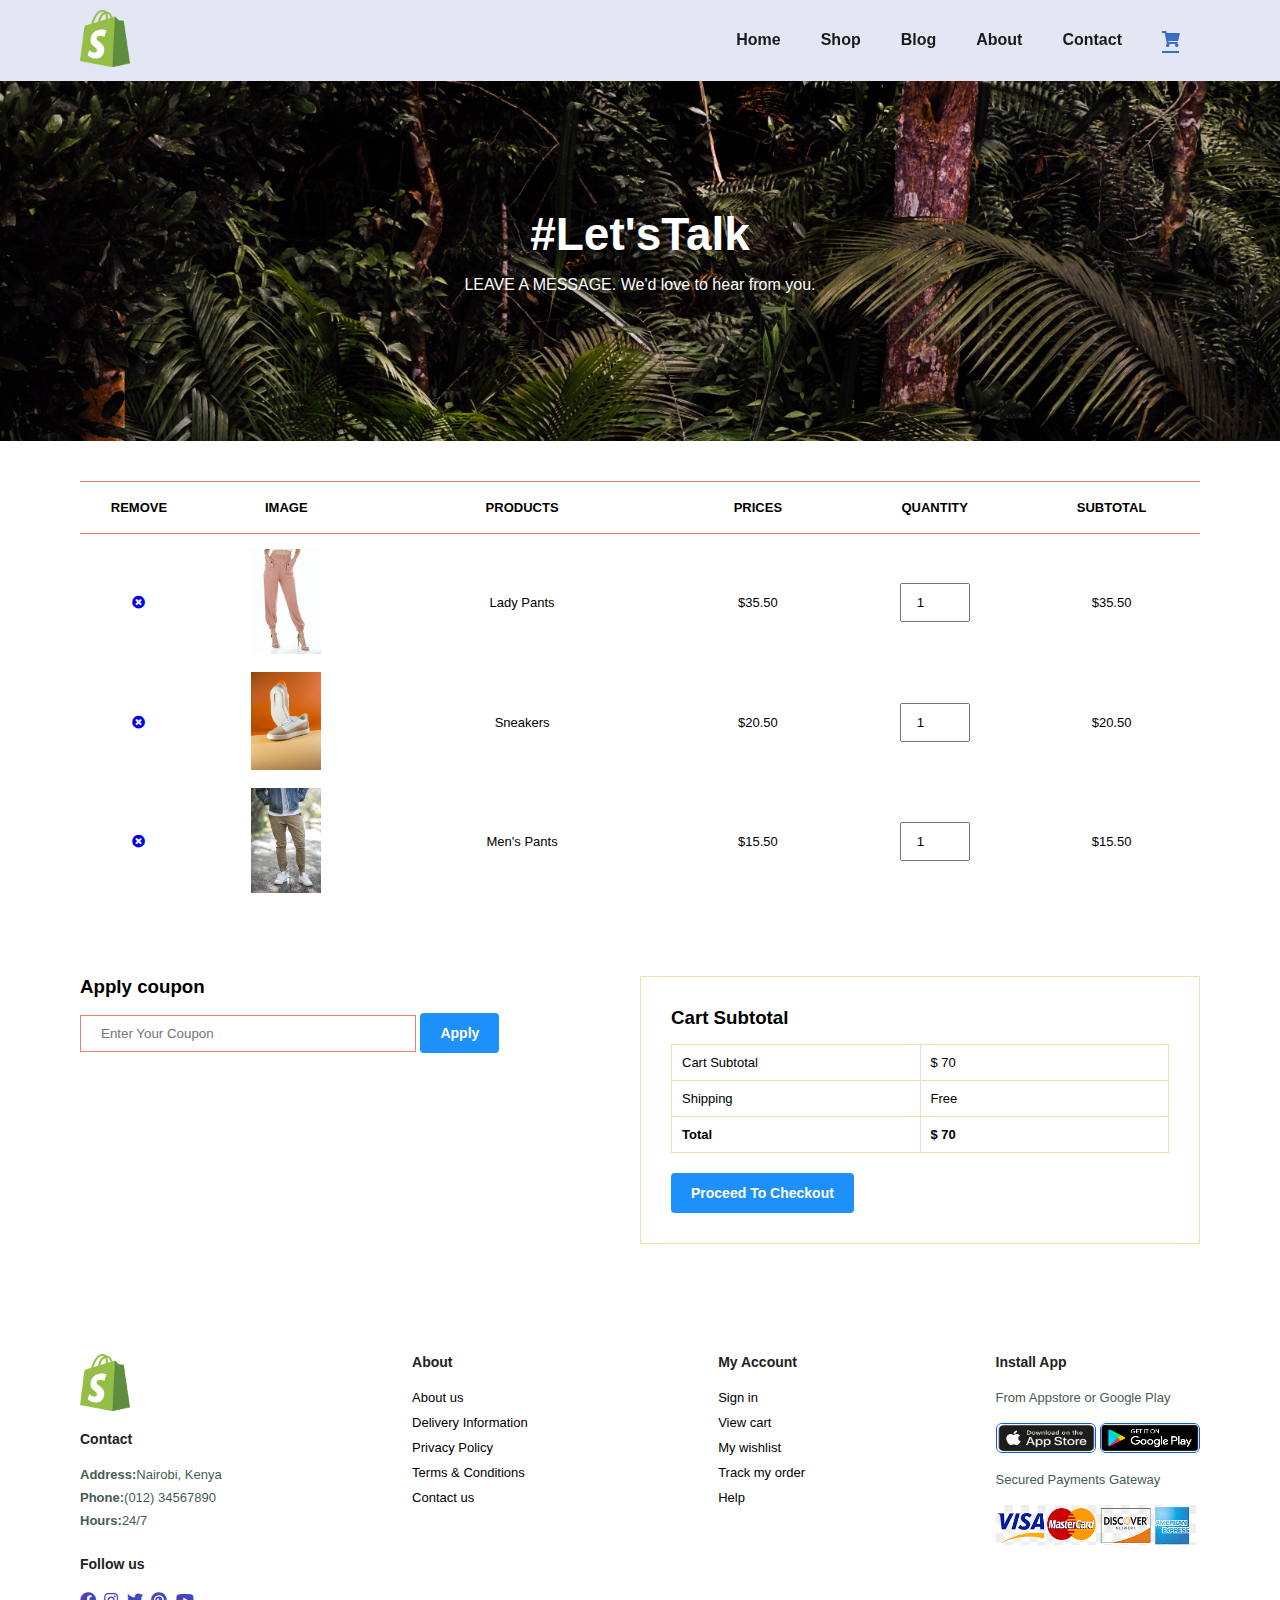
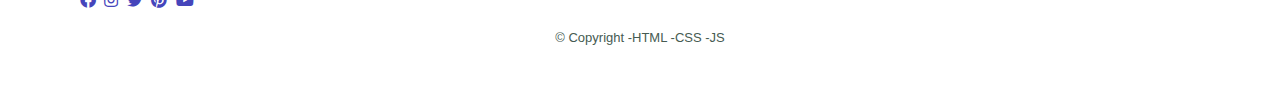
<file: cart.html>
<!DOCTYPE html>
<html lang="en">
<head>
    <meta charset="UTF-8">
    <meta http-equiv="X-UA-Compatible" content="IE=edge">
    <meta name="viewport" content="width=device-width, initial-scale=1.0">
    <title>MyShopify</title>
    <link rel="stylesheet" href="https://use.fontawesome.com/releases/v5.15.4/css/all.css"/>
    <link rel="stylesheet" href="style.css">
</head>
<body>
    <section id="header">
        <a href="#"><img src="images/logo/logo.png" class="logo" alt=""></a>

        <div>
            <ul id="navbar">
                <li><a href="index.html">Home</a></li>
                <li><a href="shop.html">Shop</a></li>
                <li><a href="blog.html">Blog</a></li>
                <li><a href="about.html">About</a></li>
                <li><a href="contact.html">Contact</a></li>
                <li id="ig-bag"><a class="active" href="cart.html"><i class="fas fa-shopping-cart"></i></a></li>
                <a href="#" id="close"><i class="fas fa-times"></i></a>
            </ul>
        </div>

        <div id="mobile">
            <a href="cart.html"><i class="fas fa-shopping-cart"></i></a>
            <i id="bar" class="fas fa-outdent"></i>
        </div>
    </section>

    <section id="page-header" class="about-header">
        <h2>#Let'sTalk</h2>
        <p>LEAVE A MESSAGE. We'd love to hear from you.</p>
    </section>

    <section id="cart" class="section-p1">
        <table width="100%">
            <thead>
                <tr>
                    <td>Remove</td>
                    <td>Image</td>
                    <td>Products</td>
                    <td>Prices</td>
                    <td>Quantity</td>
                    <td>Subtotal</td>
                </tr>
            </thead>
            <tbody>
                <tr>
                    <td><a href="#"><i class="fas fa-times-circle"></i></a></td>
                    <td><img src="images/trousers/engin.jpg" alt=""></td>
                    <td>Lady Pants</td>
                    <td>$35.50</td>
                    <td><input type="number" value="1"></td>
                    <td>$35.50</td>
                </tr>
                <tr>
                    <td><a href="#"><i class="fas fa-times-circle"></i></a></td>
                    <td><img src="images/shoes/fahimin.jpg" alt=""></td>
                    <td>Sneakers</td>
                    <td>$20.50</td>
                    <td><input type="number" value="1"></td>
                    <td>$20.50</td>
                </tr>
                <tr>
                    <td><a href="#"><i class="fas fa-times-circle"></i></a></td>
                    <td><img src="images/trousers/redd.jpg" alt=""></td>
                    <td>Men's Pants</td>
                    <td>$15.50</td>
                    <td><input type="number" value="1"></td>
                    <td>$15.50</td>
                </tr>
            </tbody>
        </table>
    </section>

    <section id="cart-add" class="section-p1">
        <div id="coupon">
            <h3>Apply coupon</h3>
            <div>
                <input type="text" placeholder="Enter Your Coupon">
                <button class="normal">Apply</button>
            </div>
        </div>

        <div id="subtotal">
            <h3>Cart Subtotal</h3>
            <table>
                <tr>
                    <td>Cart Subtotal</td>
                    <td>$ 70</td>
                </tr>
                <tr>
                    <td>Shipping</td>
                    <td>Free</td>
                </tr>
                <tr>
                    <td><strong>Total</strong></td>
                    <td><strong>$ 70</strong></td>
                </tr>
            </table>
            <button class="normal">Proceed To Checkout</button>
        </div>
    </section>

    <footer class="section-p1">
        <div class="col">
            <img class="logo mlogo" src="images/logo/logo.png" alt="">
            <h4>Contact</h4>
            <p><strong>Address:</strong>Nairobi, Kenya</p>
            <p><strong>Phone:</strong>(012) 34567890</p>
            <p><strong>Hours:</strong>24/7</p>
            <div class="follow">
                <h4>Follow us</h4>
                <div class="icon">
                    <i class="fab fa-facebook -f"></i>
                    <i class="fab fa-instagram"></i>
                    <i class="fab fa-twitter"></i>
                    <i class="fab fa-pinterest -p"></i>
                    <i class="fab fa-youtube"></i>
                </div>
            </div>
        </div>

        <div class="col">
            <h4>About</h4>
            <a href="#">About us</a>
            <a href="#">Delivery Information</a>
            <a href="#">Privacy Policy</a>
            <a href="#">Terms & Conditions</a>
            <a href="#">Contact us</a>
        </div>

        <div class="col">
            <h4>My Account</h4>
            <a href="#">Sign in</a>
            <a href="#">View cart</a>
            <a href="#">My wishlist</a>
            <a href="#">Track my order</a>
            <a href="#">Help</a>
        </div>

        <div class="col install">
            <h4>Install App</h4>
            <p>From Appstore or Google Play</p>
            <div class="row">
                <img class="stores" src="images/icon/appstore.png" alt="">
                <img class="stores" src="images/icon/playstore.png" alt="">
            </div>
            <p>Secured Payments Gateway</p>
            <img class="payments" src="images/icon/pays.png" alt="">
            
        </div>
        <div class="copyright">
            <p>© Copyright -HTML -CSS -JS</p>
        </div>
    </footer>




    
    <script src="script.js"></script>
</body>
</html>
</file>
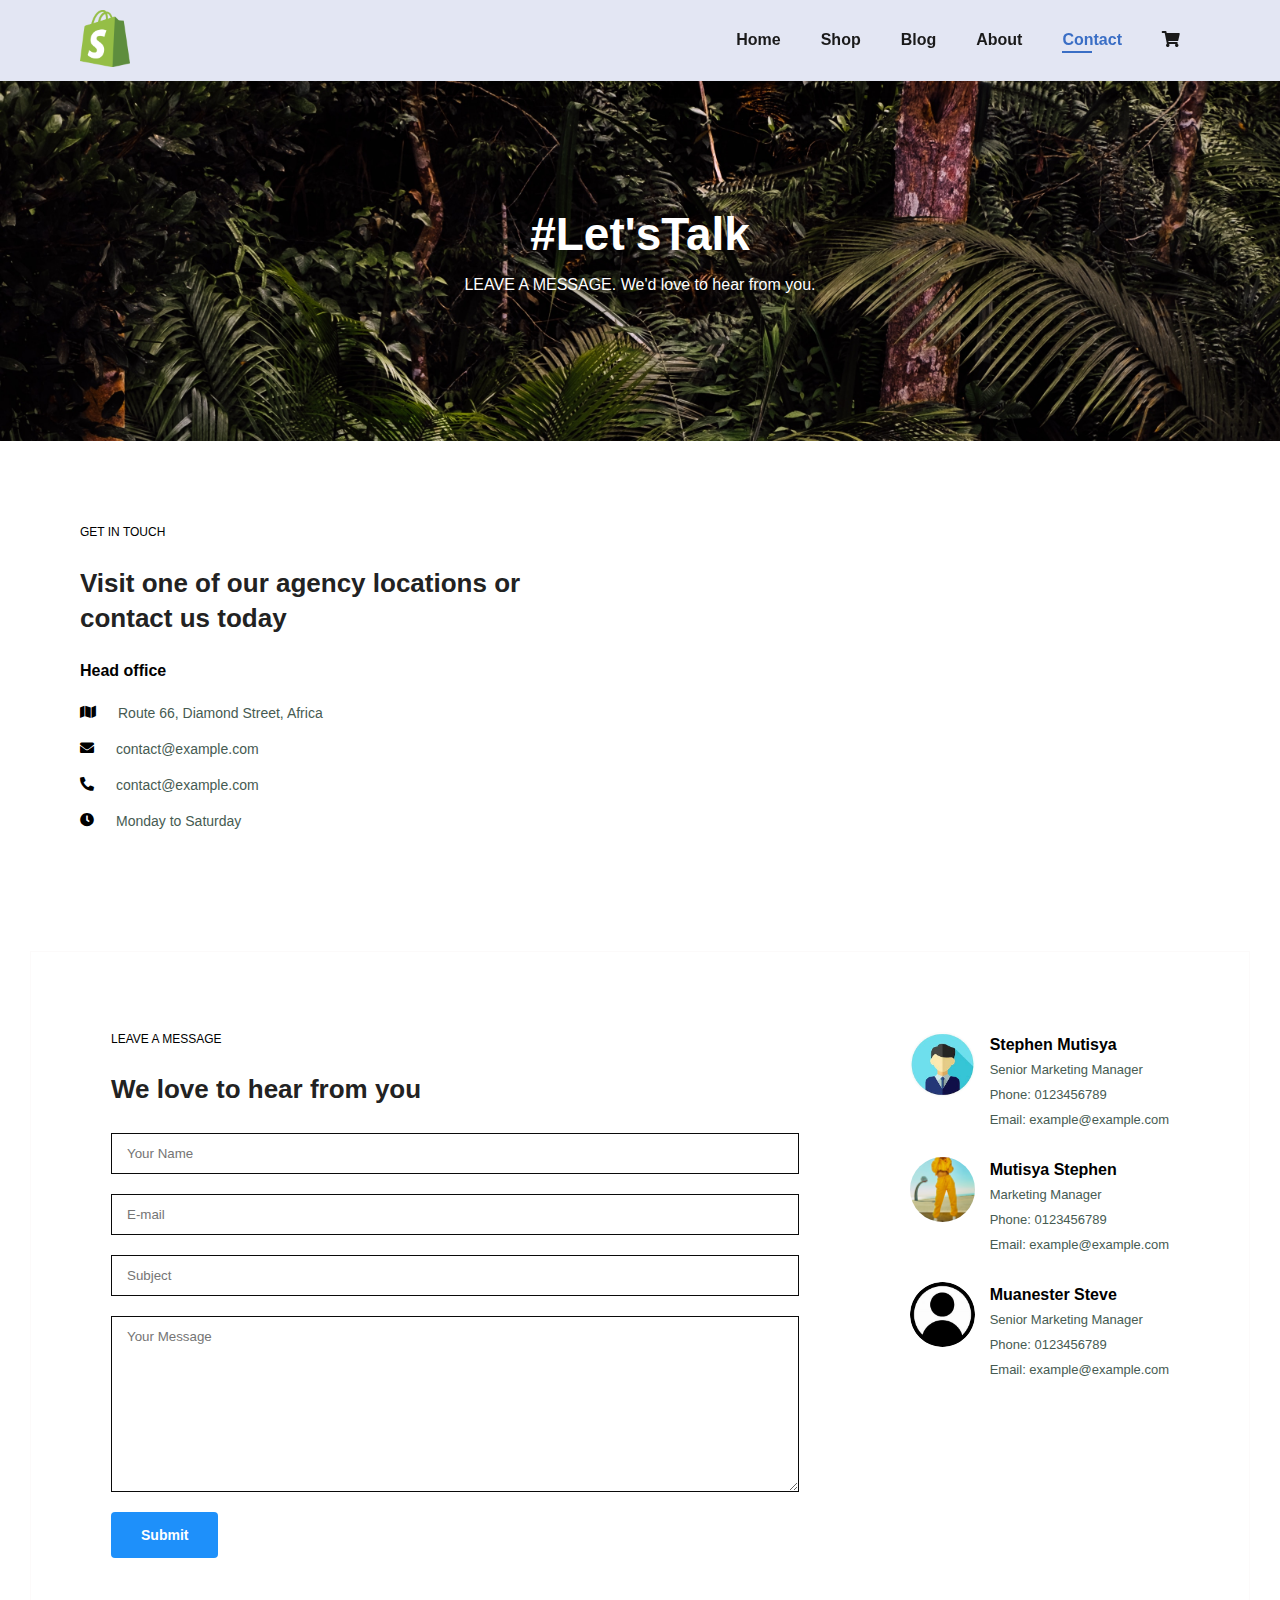
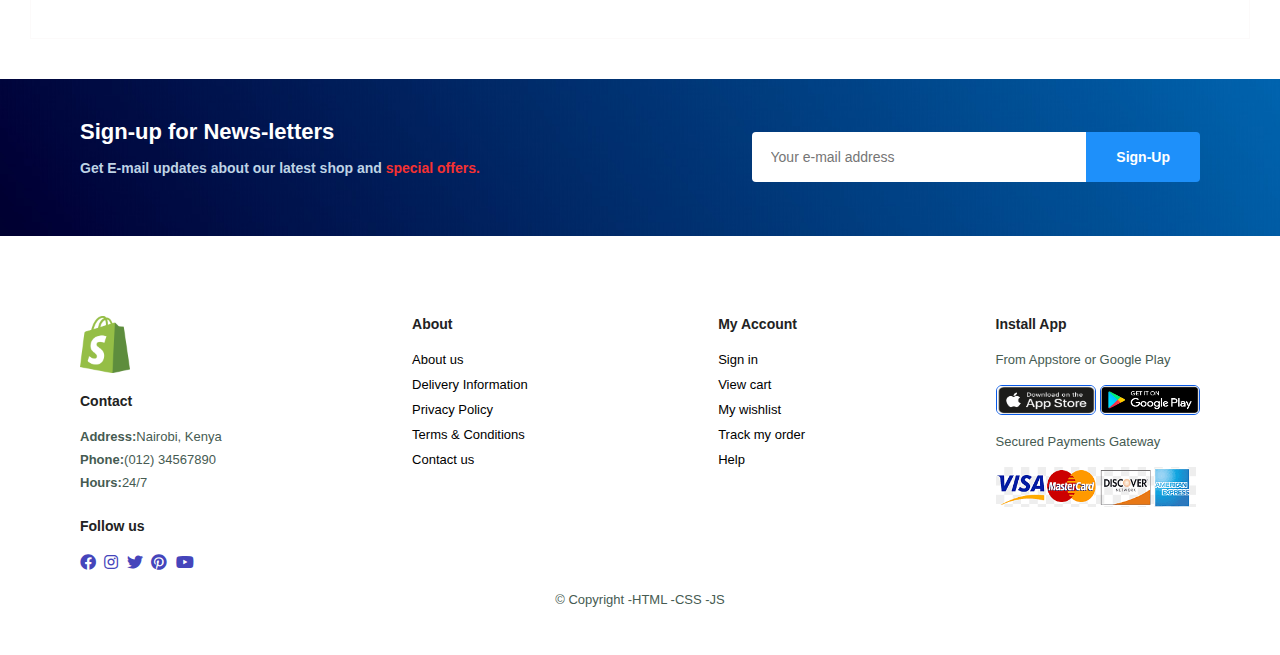
<file: contact.html>
<!DOCTYPE html>
<html lang="en">
<head>
    <meta charset="UTF-8">
    <meta http-equiv="X-UA-Compatible" content="IE=edge">
    <meta name="viewport" content="width=device-width, initial-scale=1.0">
    <title>MyShopify</title>
    <link rel="stylesheet" href="https://use.fontawesome.com/releases/v5.15.4/css/all.css"/>
    <link rel="stylesheet" href="style.css">
</head>
<body>
    <section id="header">
        <a href="#"><img src="images/logo/logo.png" class="logo" alt=""></a>

        <div>
            <ul id="navbar">
                <li><a href="index.html">Home</a></li>
                <li><a href="shop.html">Shop</a></li>
                <li><a href="blog.html">Blog</a></li>
                <li><a href="about.html">About</a></li>
                <li><a class="active" href="contact.html">Contact</a></li>
                <li id="ig-bag"><a href="cart.html"><i class="fas fa-shopping-cart"></i></a></li>
                <a href="#" id="close"><i class="fas fa-times"></i></a>
            </ul>
        </div>

        <div id="mobile">
            <a href="cart.html"><i class="fas fa-shopping-cart"></i></a>
            <i id="bar" class="fas fa-outdent"></i>
        </div>
    </section>

    <section id="page-header" class="about-header">
        <h2>#Let'sTalk</h2>
        <p>LEAVE A MESSAGE. We'd love to hear from you.</p>
    </section>

    <section id="contact-details" class="section-p1">
        <div class="details">
            <span>GET IN TOUCH</span>
            <h2>Visit one of our agency locations or contact us today</h2>
            <h3>Head office</h3>
            <div>
                <li>
                    <i class="fas fa-map"></i>
                    <p>Route 66, Diamond Street, Africa</p>
                </li>
                <li>
                    <i class="fas fa-envelope"></i>
                    <p>contact@example.com</p>
                </li>
                <li>
                    <i class="fas fa-phone-alt"></i>
                    <p>contact@example.com</p>
                </li>
                <li>
                    <i class="fas fa-clock"></i>
                    <p>Monday to Saturday</p>
                </li>
            </div>
        </div>
        <div class="map">
            <iframe src="https://www.google.com/maps/embed?pb=!1m18!1m12!1m3!1d127641.52191191568!2d36.74334789336596!3d-1.2960814000823886!2m3!1f0!2f0!3f0!3m2!1i1024!2i768!4f13.1!3m3!1m2!1s0x182f1172d84d49a7%3A0xf7cf0254b297924c!2sNairobi!5e0!3m2!1sen!2ske!4v1685890207674!5m2!1sen!2ske" width="600" height="450" style="border:0;" allowfullscreen="" loading="lazy" referrerpolicy="no-referrer-when-downgrade"></iframe>
        </div>
    </section>

    <section id="form-details">
        <form action="">
            <span>LEAVE A MESSAGE</span>
            <h2>We love to hear from you</h2>
            <input type="text" placeholder="Your Name">
            <input type="text" placeholder="E-mail">
            <input type="text" placeholder="Subject">
            <textarea name="" id="" cols="30" rows="10" placeholder="Your Message"></textarea>
            <button class="normal">Submit</button>
        </form>
        <div class="people">
            <div>
                <img src="images/people/ref1.jpg" alt="">
                <p><span>Stephen Mutisya</span>Senior Marketing Manager<br>Phone: 0123456789 <br>Email: example@example.com</p>
            </div>
            <div>
                <img src="images/people/dom.jpg" alt="">
                <p><span>Mutisya Stephen</span>Marketing Manager<br>Phone: 0123456789 <br>Email: example@example.com</p>
            </div>
            <div>
                <img src="images/people/ref3.jpg" alt="">
                <p><span>Muanester Steve</span>Senior Marketing Manager<br>Phone: 0123456789 <br>Email: example@example.com</p>
            </div>
        </div>
    </section>

    <section id="newsletter" class="section-p1 section-m1">
        <div class="newstext">
            <h4>Sign-up for News-letters</h4>
            <p>Get E-mail updates about our latest shop and <span>special offers.</span></p>
        </div>
        <div class="form">
            <input type="text" placeholder="Your e-mail address">
            <button class="normal">Sign-Up</button>
        </div>
    </section>

    <footer class="section-p1">
        <div class="col">
            <img class="logo mlogo" src="images/logo/logo.png" alt="">
            <h4>Contact</h4>
            <p><strong>Address:</strong>Nairobi, Kenya</p>
            <p><strong>Phone:</strong>(012) 34567890</p>
            <p><strong>Hours:</strong>24/7</p>
            <div class="follow">
                <h4>Follow us</h4>
                <div class="icon">
                    <i class="fab fa-facebook -f"></i>
                    <i class="fab fa-instagram"></i>
                    <i class="fab fa-twitter"></i>
                    <i class="fab fa-pinterest -p"></i>
                    <i class="fab fa-youtube"></i>
                </div>
            </div>
        </div>

        <div class="col">
            <h4>About</h4>
            <a href="#">About us</a>
            <a href="#">Delivery Information</a>
            <a href="#">Privacy Policy</a>
            <a href="#">Terms & Conditions</a>
            <a href="#">Contact us</a>
        </div>

        <div class="col">
            <h4>My Account</h4>
            <a href="#">Sign in</a>
            <a href="#">View cart</a>
            <a href="#">My wishlist</a>
            <a href="#">Track my order</a>
            <a href="#">Help</a>
        </div>

        <div class="col install">
            <h4>Install App</h4>
            <p>From Appstore or Google Play</p>
            <div class="row">
                <img class="stores" src="images/icon/appstore.png" alt="">
                <img class="stores" src="images/icon/playstore.png" alt="">
            </div>
            <p>Secured Payments Gateway</p>
            <img class="payments" src="images/icon/pays.png" alt="">
            
        </div>
        <div class="copyright">
            <p>© Copyright -HTML -CSS -JS</p>
        </div>
    </footer>




    
    <script src="script.js"></script>
</body>
</html>
</file>
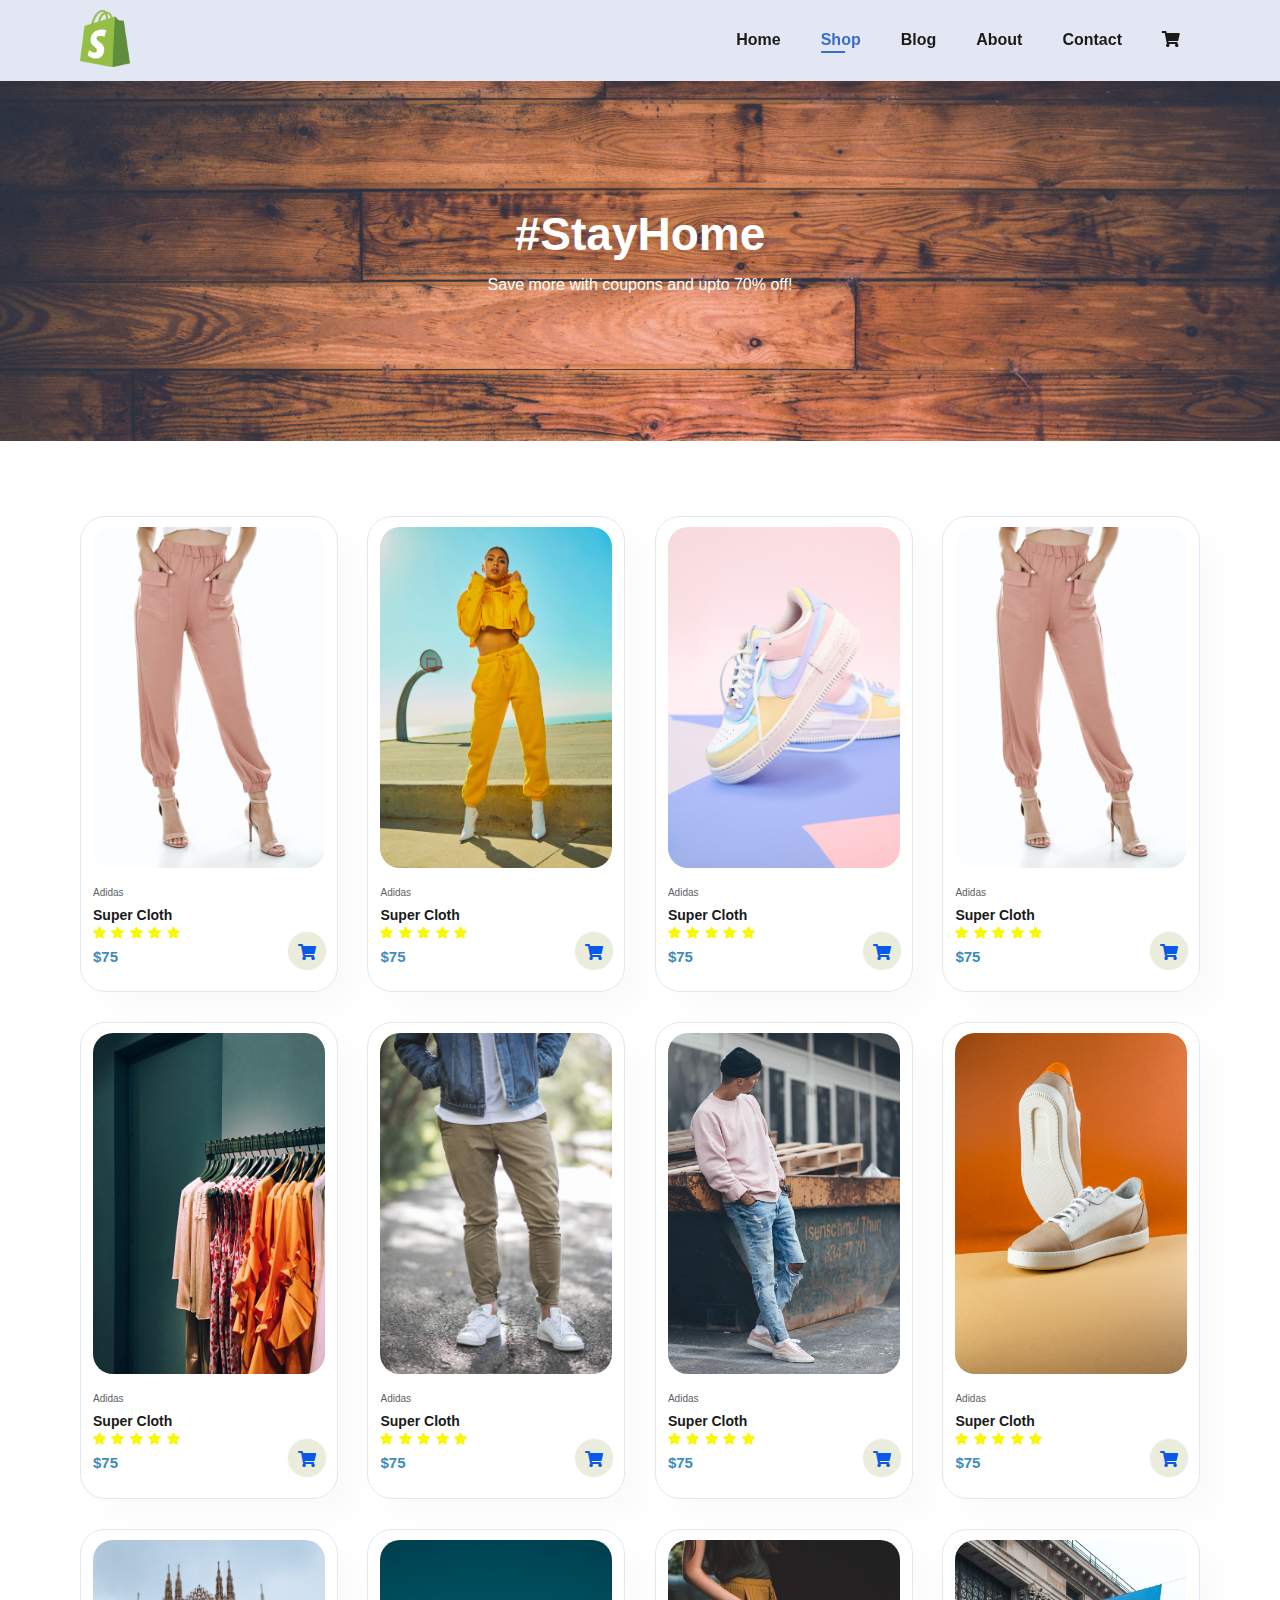
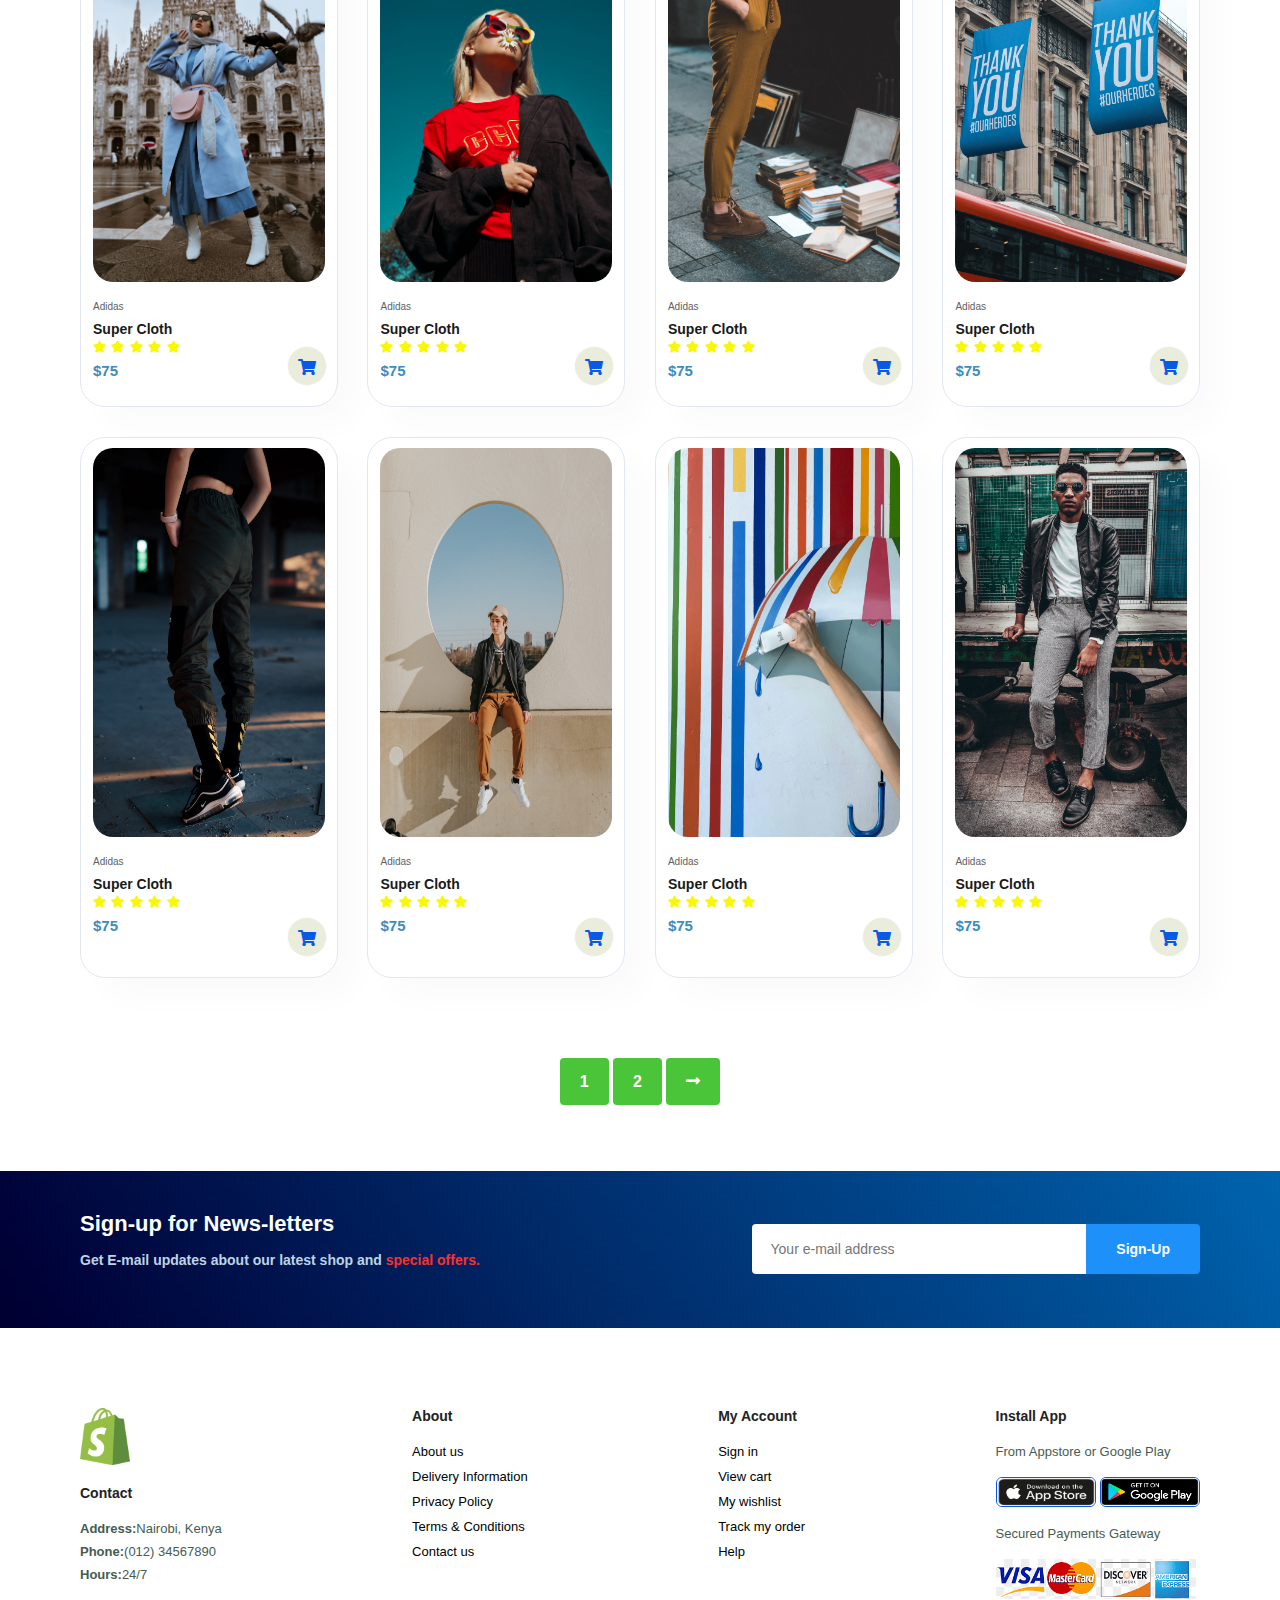
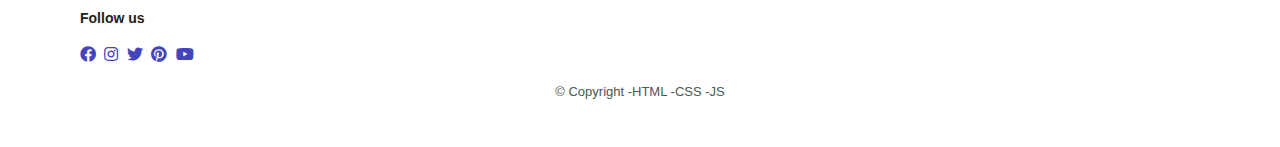
<file: shop.html>
<!DOCTYPE html>
<html lang="en">
<head>
    <meta charset="UTF-8">
    <meta http-equiv="X-UA-Compatible" content="IE=edge">
    <meta name="viewport" content="width=device-width, initial-scale=1.0">
    <title>MyShopify</title>
    <link rel="stylesheet" href="https://use.fontawesome.com/releases/v5.15.4/css/all.css"/>
    <link rel="stylesheet" href="style.css">
</head>
<body>
    <section id="header">
        <a href="#"><img src="images/logo/logo.png" class="logo" alt=""></a>

        <div>
            <ul id="navbar">
                <li><a href="index.html">Home</a></li>
                <li><a class="active" href="shop.html">Shop</a></li>
                <li><a href="blog.html">Blog</a></li>
                <li><a href="about.html">About</a></li>
                <li><a href="contact.html">Contact</a></li>
                <li id="ig-bag"><a href="cart.html"><i class="fas fa-shopping-cart"></i></a></li>
                <a href="#" id="close"><i class="fas fa-times"></i></a>
            </ul>
        </div>

        <div id="mobile">
            <a href="cart.html"><i class="fas fa-shopping-cart"></i></a>
            <i id="bar" class="fas fa-outdent"></i>
        </div>
    </section>

    <section id="page-header">
        <h2>#StayHome</h2>
        <p id="des">Save more with coupons and upto 70% off!</p>
    </section>

    <section id="product1" class="section-p1">
        <div class="pro-container">
            <div class="pro" onclick="window.location.href = 'sproduct.html'">
                <img src="images/trousers/engin.jpg" alt="">
                <div class="des">
                    <span>Adidas</span>
                    <h5>Super Cloth</h5>
                    <div class="star">
                        <i class="fas fa-star"></i>
                        <i class="fas fa-star"></i>
                        <i class="fas fa-star"></i>
                        <i class="fas fa-star"></i>
                        <i class="fas fa-star"></i>
                    </div>
                    <h4>$75</h4>
                </div>
                <a href="#"><i class="fas fa-shopping-cart cart"></i></a>
            </div>
            <div class="pro">
                <img src="images/people/dom.jpg" alt="">
                <div class="des">
                    <span>Adidas</span>
                    <h5>Super Cloth</h5>
                    <div class="star">
                        <i class="fas fa-star"></i>
                        <i class="fas fa-star"></i>
                        <i class="fas fa-star"></i>
                        <i class="fas fa-star"></i>
                        <i class="fas fa-star"></i>
                    </div>
                    <h4>$75</h4>
                </div>
                <a href="#"><i class="fas fa-shopping-cart cart"></i></a>
            </div>
            <div class="pro">
                <img src="images/shoes/ryan.jpg" alt="">
                <div class="des">
                    <span>Adidas</span>
                    <h5>Super Cloth</h5>
                    <div class="star">
                        <i class="fas fa-star"></i>
                        <i class="fas fa-star"></i>
                        <i class="fas fa-star"></i>
                        <i class="fas fa-star"></i>
                        <i class="fas fa-star"></i>
                    </div>
                    <h4>$75</h4>
                </div>
                <a href="#"><i class="fas fa-shopping-cart cart"></i></a>
            </div>
            <div class="pro">
                <img src="images/trousers/engin.jpg" alt="">
                <div class="des">
                    <span>Adidas</span>
                    <h5>Super Cloth</h5>
                    <div class="star">
                        <i class="fas fa-star"></i>
                        <i class="fas fa-star"></i>
                        <i class="fas fa-star"></i>
                        <i class="fas fa-star"></i>
                        <i class="fas fa-star"></i>
                    </div>
                    <h4>$75</h4>
                </div>
                <a href="#"><i class="fas fa-shopping-cart cart"></i></a>
            </div>
            <div class="pro">
                <img src="images/clothes/marcus.jpg" alt="">
                <div class="des">
                    <span>Adidas</span>
                    <h5>Super Cloth</h5>
                    <div class="star">
                        <i class="fas fa-star"></i>
                        <i class="fas fa-star"></i>
                        <i class="fas fa-star"></i>
                        <i class="fas fa-star"></i>
                        <i class="fas fa-star"></i>
                    </div>
                    <h4>$75</h4>
                </div>
                <a href="#"><i class="fas fa-shopping-cart cart"></i></a>
            </div>
            <div class="pro">
                <img src="images/trousers/redd.jpg" alt="">
                <div class="des">
                    <span>Adidas</span>
                    <h5>Super Cloth</h5>
                    <div class="star">
                        <i class="fas fa-star"></i>
                        <i class="fas fa-star"></i>
                        <i class="fas fa-star"></i>
                        <i class="fas fa-star"></i>
                        <i class="fas fa-star"></i>
                    </div>
                    <h4>$75</h4>
                </div>
                <a href="#"><i class="fas fa-shopping-cart cart"></i></a>
            </div>
            <div class="pro">
                <img src="images/people/yannic.jpg" alt="">
                <div class="des">
                    <span>Adidas</span>
                    <h5>Super Cloth</h5>
                    <div class="star">
                        <i class="fas fa-star"></i>
                        <i class="fas fa-star"></i>
                        <i class="fas fa-star"></i>
                        <i class="fas fa-star"></i>
                        <i class="fas fa-star"></i>
                    </div>
                    <h4>$75</h4>
                </div>
                <a href="#"><i class="fas fa-shopping-cart cart"></i></a>
            </div>
            <div class="pro">
                <img src="images/shoes/fahimin.jpg" alt="">
                <div class="des">
                    <span>Adidas</span>
                    <h5>Super Cloth</h5>
                    <div class="star">
                        <i class="fas fa-star"></i>
                        <i class="fas fa-star"></i>
                        <i class="fas fa-star"></i>
                        <i class="fas fa-star"></i>
                        <i class="fas fa-star"></i>
                    </div>
                    <h4>$75</h4>
                </div>
                <a href="#"><i class="fas fa-shopping-cart cart"></i></a>
            </div>

            <div class="pro">
                <img src="images/newbanner/alexi.jpg" alt="">
                <div class="des">
                    <span>Adidas</span>
                    <h5>Super Cloth</h5>
                    <div class="star">
                        <i class="fas fa-star"></i>
                        <i class="fas fa-star"></i>
                        <i class="fas fa-star"></i>
                        <i class="fas fa-star"></i>
                        <i class="fas fa-star"></i>
                    </div>
                    <h4>$75</h4>
                </div>
                <a href="#"><i class="fas fa-shopping-cart cart"></i></a>
            </div>
            <div class="pro">
                <img src="images/newbanner/endru.jpg" alt="">
                <div class="des">
                    <span>Adidas</span>
                    <h5>Super Cloth</h5>
                    <div class="star">
                        <i class="fas fa-star"></i>
                        <i class="fas fa-star"></i>
                        <i class="fas fa-star"></i>
                        <i class="fas fa-star"></i>
                        <i class="fas fa-star"></i>
                    </div>
                    <h4>$75</h4>
                </div>
                <a href="#"><i class="fas fa-shopping-cart cart"></i></a>
            </div>
            <div class="pro">
                <img src="images/newbanner/katarina.jpg" alt="">
                <div class="des">
                    <span>Adidas</span>
                    <h5>Super Cloth</h5>
                    <div class="star">
                        <i class="fas fa-star"></i>
                        <i class="fas fa-star"></i>
                        <i class="fas fa-star"></i>
                        <i class="fas fa-star"></i>
                        <i class="fas fa-star"></i>
                    </div>
                    <h4>$75</h4>
                </div>
                <a href="#"><i class="fas fa-shopping-cart cart"></i></a>
            </div>
            <div class="pro">
                <img src="images/newbanner/kutan.jpg" alt="">
                <div class="des">
                    <span>Adidas</span>
                    <h5>Super Cloth</h5>
                    <div class="star">
                        <i class="fas fa-star"></i>
                        <i class="fas fa-star"></i>
                        <i class="fas fa-star"></i>
                        <i class="fas fa-star"></i>
                        <i class="fas fa-star"></i>
                    </div>
                    <h4>$75</h4>
                </div>
                <a href="#"><i class="fas fa-shopping-cart cart"></i></a>
            </div>
            <div class="pro">
                <img src="images/newbanner/napat.jpg" alt="">
                <div class="des">
                    <span>Adidas</span>
                    <h5>Super Cloth</h5>
                    <div class="star">
                        <i class="fas fa-star"></i>
                        <i class="fas fa-star"></i>
                        <i class="fas fa-star"></i>
                        <i class="fas fa-star"></i>
                        <i class="fas fa-star"></i>
                    </div>
                    <h4>$75</h4>
                </div>
                <a href="#"><i class="fas fa-shopping-cart cart"></i></a>
            </div>
            <div class="pro">
                <img src="images/newbanner/rayul.jpg" alt="">
                <div class="des">
                    <span>Adidas</span>
                    <h5>Super Cloth</h5>
                    <div class="star">
                        <i class="fas fa-star"></i>
                        <i class="fas fa-star"></i>
                        <i class="fas fa-star"></i>
                        <i class="fas fa-star"></i>
                        <i class="fas fa-star"></i>
                    </div>
                    <h4>$75</h4>
                </div>
                <a href="#"><i class="fas fa-shopping-cart cart"></i></a>
            </div>
            <div class="pro">
                <img src="images/newbanner/umbr.jpg" alt="">
                <div class="des">
                    <span>Adidas</span>
                    <h5>Super Cloth</h5>
                    <div class="star">
                        <i class="fas fa-star"></i>
                        <i class="fas fa-star"></i>
                        <i class="fas fa-star"></i>
                        <i class="fas fa-star"></i>
                        <i class="fas fa-star"></i>
                    </div>
                    <h4>$75</h4>
                </div>
                <a href="#"><i class="fas fa-shopping-cart cart"></i></a>
            </div>
            <div class="pro">
                <img src="images/newbanner/clem.jpg" alt="">
                <div class="des">
                    <span>Adidas</span>
                    <h5>Super Cloth</h5>
                    <div class="star">
                        <i class="fas fa-star"></i>
                        <i class="fas fa-star"></i>
                        <i class="fas fa-star"></i>
                        <i class="fas fa-star"></i>
                        <i class="fas fa-star"></i>
                    </div>
                    <h4>$75</h4>
                </div>
                <a href="#"><i class="fas fa-shopping-cart cart"></i></a>
            </div>

        </div>
    </section>

    <section id="pagination" class="section-p1">
        <a href="#">1</a>
        <a href="#">2</a>
        <a href="#"><i class="fas fa-long-arrow-alt-right"></i></a>
    </section>

    <section id="newsletter" class="section-p1 section-m1">
        <div class="newstext">
            <h4>Sign-up for News-letters</h4>
            <p>Get E-mail updates about our latest shop and <span>special offers.</span></p>
        </div>
        <div class="form">
            <input type="text" placeholder="Your e-mail address">
            <button class="normal">Sign-Up</button>
        </div>
    </section>

    <footer class="section-p1">
        <div class="col">
            <img class="logo mlogo" src="images/logo/logo.png" alt="">
            <h4>Contact</h4>
            <p><strong>Address:</strong>Nairobi, Kenya</p>
            <p><strong>Phone:</strong>(012) 34567890</p>
            <p><strong>Hours:</strong>24/7</p>
            <div class="follow">
                <h4>Follow us</h4>
                <div class="icon">
                    <i class="fab fa-facebook -f"></i>
                    <i class="fab fa-instagram"></i>
                    <i class="fab fa-twitter"></i>
                    <i class="fab fa-pinterest -p"></i>
                    <i class="fab fa-youtube"></i>
                </div>
            </div>
        </div>

        <div class="col">
            <h4>About</h4>
            <a href="#">About us</a>
            <a href="#">Delivery Information</a>
            <a href="#">Privacy Policy</a>
            <a href="#">Terms & Conditions</a>
            <a href="#">Contact us</a>
        </div>

        <div class="col">
            <h4>My Account</h4>
            <a href="#">Sign in</a>
            <a href="#">View cart</a>
            <a href="#">My wishlist</a>
            <a href="#">Track my order</a>
            <a href="#">Help</a>
        </div>

        <div class="col install">
            <h4>Install App</h4>
            <p>From Appstore or Google Play</p>
            <div class="row">
                <img class="stores" src="images/icon/appstore.png" alt="">
                <img class="stores" src="images/icon/playstore.png" alt="">
            </div>
            <p>Secured Payments Gateway</p>
            <img class="payments" src="images/icon/pays.png" alt="">
            
        </div>
        <div class="copyright">
            <p>© Copyright -HTML -CSS -JS</p>
        </div>
    </footer>




    
    <script src="script.js"></script>
</body>
</html>
</file>
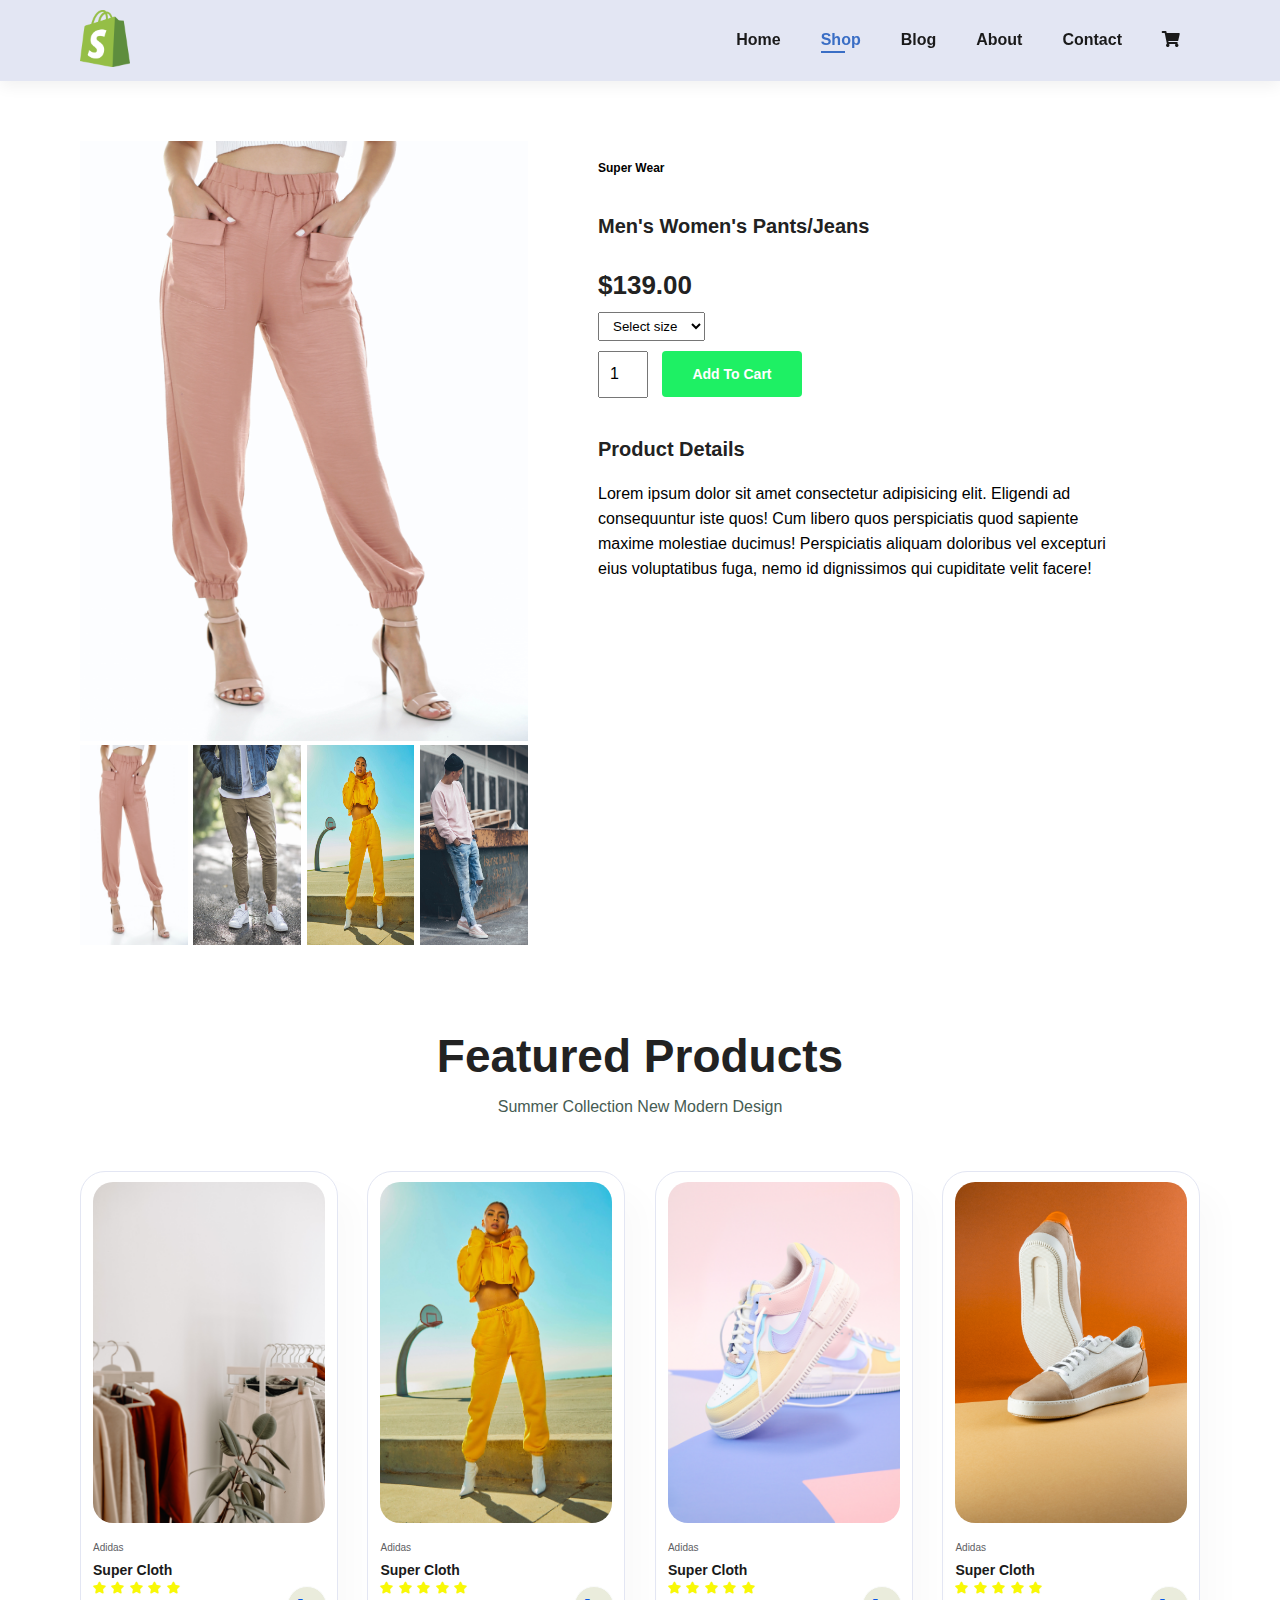
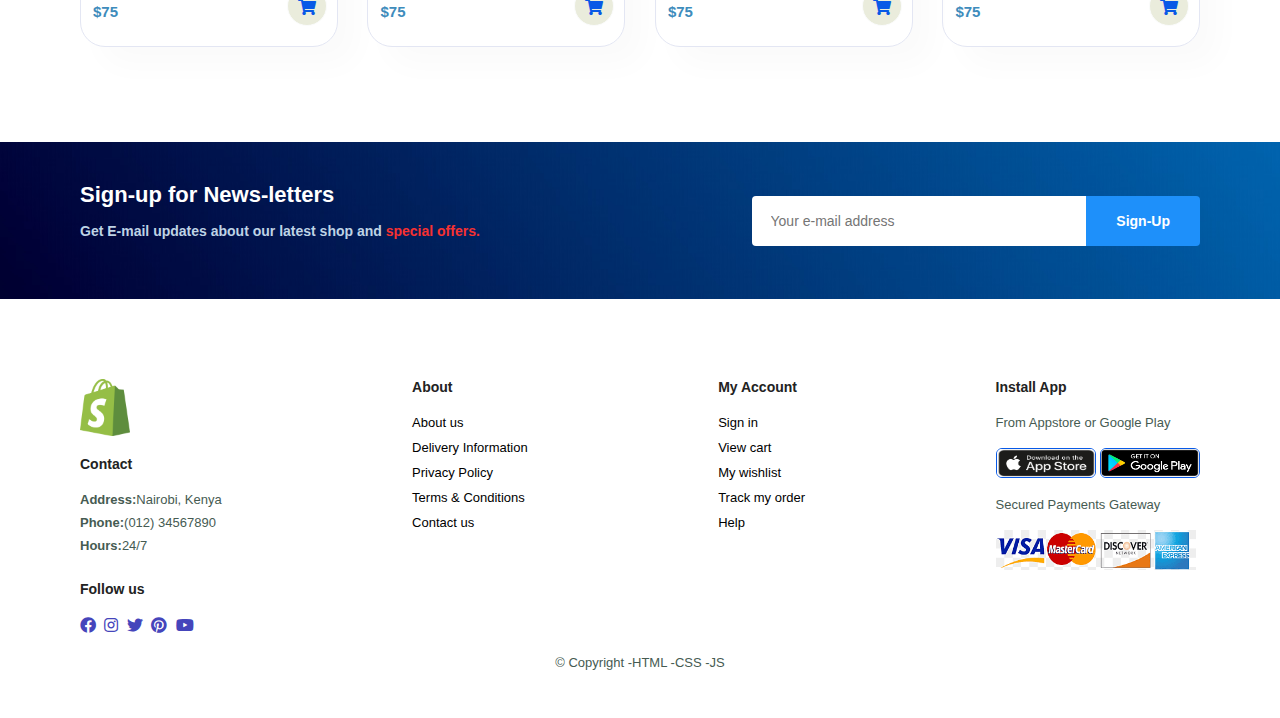
<file: sproduct.html>
<!DOCTYPE html>
<html lang="en">
<head>
    <meta charset="UTF-8">
    <meta http-equiv="X-UA-Compatible" content="IE=edge">
    <meta name="viewport" content="width=device-width, initial-scale=1.0">
    <title>MyShopify</title>
    <link rel="stylesheet" href="https://use.fontawesome.com/releases/v5.15.4/css/all.css"/>
    <link rel="stylesheet" href="style.css">
</head>
<body>
    <section id="header">
        <a href="#"><img src="images/logo/logo.png" class="logo" alt=""></a>

        <div>
            <ul id="navbar">
                <li><a href="index.html">Home</a></li>
                <li><a class="active" href="shop.html">Shop</a></li>
                <li><a href="blog.html">Blog</a></li>
                <li><a href="about.html">About</a></li>
                <li><a href="contact.html">Contact</a></li>
                <li id="ig-bag"><a href="cart.html"><i class="fas fa-shopping-cart"></i></a></li>
                <a href="#" id="close"><i class="fas fa-times"></i></a>
            </ul>
        </div>

        <div id="mobile">
            <a href="cart.html"><i class="fas fa-shopping-cart"></i></a>
            <i id="bar" class="fas fa-outdent"></i>
        </div>
    </section>

    <section id="prodetails" class="section-p1">
        <div class="single-pro-image">
            <img src="images/trousers/engin.jpg" width="100%" id="Mainimg" alt="">

            <div class="small-img-group">
                <div class="small-img-col">
                    <img src="images/trousers/engin.jpg" width="100%" class="small-img" alt="">
                </div>
                <div class="small-img-col">
                    <img src="images/trousers/redd.jpg" width="100%" class="small-img" alt="">
                </div>
                <div class="small-img-col">
                    <img src="images/people/dom.jpg" width="100%" class="small-img" alt="">
                </div>
                <div class="small-img-col">
                    <img src="images/people/yannic.jpg" width="100%" class="small-img" alt="">
                </div>
            </div>
        </div>

        <div class="single-pro-details">
            <h6>Super Wear</h6>
            <h4>Men's Women's Pants/Jeans</h4>
            <h2>$139.00</h2>
            <select>
                <option>Select size</option>
                <option>XL</option>
                <option>XXL</option>
                <option>Small</option>
                <option>Large</option>
            </select>
            <input type="number" value="1">
            <button class="normal">Add To Cart</button>
            <h4>Product Details</h4>
            <span>Lorem ipsum dolor sit amet consectetur adipisicing elit. Eligendi ad consequuntur iste quos! Cum libero quos perspiciatis quod sapiente maxime molestiae ducimus! Perspiciatis aliquam doloribus vel excepturi eius voluptatibus fuga, nemo id dignissimos qui cupiditate velit facere!</span>
        </div>
    </section>

    <section id="product1" class="section-p1">
        <h2>Featured Products</h2>
        <p>Summer Collection New Modern Design</p>
        <div class="pro-container">
            <div class="pro">
                <img src="images/clothes/thom.jpg" alt="">
                <div class="des">
                    <span>Adidas</span>
                    <h5>Super Cloth</h5>
                    <div class="star">
                        <i class="fas fa-star"></i>
                        <i class="fas fa-star"></i>
                        <i class="fas fa-star"></i>
                        <i class="fas fa-star"></i>
                        <i class="fas fa-star"></i>
                    </div>
                    <h4>$75</h4>
                </div>
                <a href="#"><i class="fas fa-shopping-cart cart"></i></a>
            </div>
            <div class="pro">
                <img src="images/people/dom.jpg" alt="">
                <div class="des">
                    <span>Adidas</span>
                    <h5>Super Cloth</h5>
                    <div class="star">
                        <i class="fas fa-star"></i>
                        <i class="fas fa-star"></i>
                        <i class="fas fa-star"></i>
                        <i class="fas fa-star"></i>
                        <i class="fas fa-star"></i>
                    </div>
                    <h4>$75</h4>
                </div>
                <a href="#"><i class="fas fa-shopping-cart cart"></i></a>
            </div>
            <div class="pro">
                <img src="images/shoes/ryan.jpg" alt="">
                <div class="des">
                    <span>Adidas</span>
                    <h5>Super Cloth</h5>
                    <div class="star">
                        <i class="fas fa-star"></i>
                        <i class="fas fa-star"></i>
                        <i class="fas fa-star"></i>
                        <i class="fas fa-star"></i>
                        <i class="fas fa-star"></i>
                    </div>
                    <h4>$75</h4>
                </div>
                <a href="#"><i class="fas fa-shopping-cart cart"></i></a>
            </div>
            
            <div class="pro">
                <img src="images/shoes/fahimin.jpg" alt="">
                <div class="des">
                    <span>Adidas</span>
                    <h5>Super Cloth</h5>
                    <div class="star">
                        <i class="fas fa-star"></i>
                        <i class="fas fa-star"></i>
                        <i class="fas fa-star"></i>
                        <i class="fas fa-star"></i>
                        <i class="fas fa-star"></i>
                    </div>
                    <h4>$75</h4>
                </div>
                <a href="#"><i class="fas fa-shopping-cart cart"></i></a>
            </div>

        </div>
    </section>

    <section id="newsletter" class="section-p1 section-m1">
        <div class="newstext">
            <h4>Sign-up for News-letters</h4>
            <p>Get E-mail updates about our latest shop and <span>special offers.</span></p>
        </div>
        <div class="form">
            <input type="text" placeholder="Your e-mail address">
            <button class="normal">Sign-Up</button>
        </div>
    </section>

    <footer class="section-p1">
        <div class="col">
            <img class="logo mlogo" src="images/logo/logo.png" alt="">
            <h4>Contact</h4>
            <p><strong>Address:</strong>Nairobi, Kenya</p>
            <p><strong>Phone:</strong>(012) 34567890</p>
            <p><strong>Hours:</strong>24/7</p>
            <div class="follow">
                <h4>Follow us</h4>
                <div class="icon">
                    <i class="fab fa-facebook -f"></i>
                    <i class="fab fa-instagram"></i>
                    <i class="fab fa-twitter"></i>
                    <i class="fab fa-pinterest -p"></i>
                    <i class="fab fa-youtube"></i>
                </div>
            </div>
        </div>

        <div class="col">
            <h4>About</h4>
            <a href="#">About us</a>
            <a href="#">Delivery Information</a>
            <a href="#">Privacy Policy</a>
            <a href="#">Terms & Conditions</a>
            <a href="#">Contact us</a>
        </div>

        <div class="col">
            <h4>My Account</h4>
            <a href="#">Sign in</a>
            <a href="#">View cart</a>
            <a href="#">My wishlist</a>
            <a href="#">Track my order</a>
            <a href="#">Help</a>
        </div>

        <div class="col install">
            <h4>Install App</h4>
            <p>From Appstore or Google Play</p>
            <div class="row">
                <img class="stores" src="images/icon/appstore.png" alt="">
                <img class="stores" src="images/icon/playstore.png" alt="">
            </div>
            <p>Secured Payments Gateway</p>
            <img class="payments" src="images/icon/pays.png" alt="">
            
        </div>
        <div class="copyright">
            <p>© Copyright -HTML -CSS -JS</p>
        </div>
    </footer>



    
    <script src="script.js"></script>
</body>
</html>
</file>
<file: style.css>
@import url('https://fonts.googleapis.com/css2?family=League+Spartan:wght@100;200;300;400;500;600;700;800;900&display=swap');

*{
    margin: 0;
    padding: 0;
    box-sizing: border-box;
    font-family: 'Spartan', sans-serif;
}

h1 {
    font-size: 50px;
    line-height: 64px;
    color: #222;
}

h2 {
    font-size: 46px;
    line-height: 54px;
    color: #222;
}

h4 {
    font-size: 20px;
    color: #222;
}

h6 {
    font-weight: 700;
    font-size: 12px;
}

p {
    font-size: 16px;
    color: #465b52;
    margin: 15px 0 20px 0;
}

.section-p1 {
    padding: 40px 80px;
}

.section-m1 {
    margin: 40px 0;
}

button.normal {
    font-size: 14px;
    font-weight: 600;
    padding: 15px 30px;
    color: black;
    background-color: white;
    border-radius: 4px;
    cursor: pointer;
    border: none;
    outline: none;
    transition: 0.2s;
}

button.white {
    font-size: 13px;
    font-weight: 600;
    padding: 11px 18px;
    color: rgb(246, 12, 230);
    background-color: transparent;
    cursor: pointer;
    border: 1px solid rgb(255, 19, 192);
    outline: none;
    transition: 0.2s;
}

body {
    width: 100%;
}

/*extras*/
.logo {
    width: 50px;
}

.stores {
    width: 100px;
    height: 30px;
}

.payments {
    width: 200px;
    height: 40px;
}

/*header starts*/
#header {
    display: flex;
    align-items: center;
    justify-content: space-between;
    padding: 10px 80px;
    background: #e3e6f3;
    box-shadow: 0 5px 15px rgba(0, 0, 0, 0.06);
    z-index: 999;
    position: sticky;
    top: 0;
    left: 0;
}

/*navbar*/
#navbar {
    display: flex;
    align-items: center;
    justify-content: center;
}

#navbar.active {
    right: 0px;
}

#navbar li {
    list-style: none;
    padding: 0 20px;
    position: relative;
}

#navbar li a {
    text-decoration: none;
    font-size: 16px;
    font-weight: 600;
    color: #1a1a1a;
    transition: 0.3s;
}

#navbar li a:hover,
#navbar li a.active {
    color: #3a6ec5;
}

#navbar li a.active::after,
#navbar li a:hover::after {
    content: "";
    width: 30%;
    height: 2px;
    background: #3a6ec5;
    position: absolute;
    bottom: -4px;
    left: 20px;
}

#mobile {
    display: none;
    align-items: center;
}

#close {
    display: none;
}

/*home*/
#hero {
    background-image: url(images/people/tamara.jpg);
    height: 90vh;
    width: 100%;
    background-size: cover;
    background-position: top 30% right 0;
    padding: 0 80px;
    display: flex;
    flex-direction: column;
    align-items: flex-start;
    justify-content: center;
}

#hero h4 {
    padding-bottom: 15px;
}

#hero h1 {
    color: #b6c738;
}

#hero #des {
    color: rgb(48, 21, 251);
    font-weight: 600;
}

#hero button {
    background-image: url(images/background/wood.jpg);
    background-color: transparent;
    color: #e3e6f3;
    border: 0;
    padding: 14px 80px 14px 65px;
    background-repeat: no-repeat;
    cursor: pointer;
    font-weight: 700;
    font-size: 15px;
}

/*feature*/
#feature {
    display: flex;
    align-items: center;
    justify-content: space-between;
    flex-wrap: wrap;
}

#feature .fe-box {
    width: 180px;
    text-align: center;
    padding: 0 0 10px 0;
    box-shadow: 20px 20px 34px rgba(0, 0, 0, 0.1);
    border: 1px solid #eff1f6;
    border-radius: 4px;
    margin: 15px 0;
}

#feature .fe-box:hover{
    box-shadow: 10px 10px 54px rgba(70, 62, 221, 0.1);
}

#feature .fe-box h6 {
    display: inline-block;
    padding: 9px 8px 6px 8px;
    line-height: 1;
    border-radius: 4px;
    color: #191a1d;
    background-color: #81bae6;
}

#feature .fe-box:nth-child(2) h6 {
    background-color: #3a6ec5;
}
#feature .fe-box:nth-child(3) h6 {
    background-color: #3e8cbc;
}
#feature .fe-box:nth-child(4) h6 {
    background-color: #28a384;
}
#feature .fe-box:nth-child(5) h6 {
    background-color: #4ac53a;
}
#feature .fe-box:nth-child(6) h6 {
    background-color: #c57d3a;
}

#feature .fe-box img {
    width: 100%;
    height: 200px;
    margin-bottom: 10px;
}

/*Products section*/
#product1 {
    text-align: center;
}

#product1 .pro-container {
    display: flex;
    justify-content: space-between;
    padding-top: 20px;
    flex-wrap: wrap;
}

#product1 .pro {
    width: 23%;
    min-width: 250px;
    padding: 10px 12px;
    border: 1px solid #e3e6f3;
    border-radius: 25px;
    cursor: pointer;
    box-shadow: 20px 20px 30px rgba(0, 0, 0, 0.02);
    margin: 15px 0;
    transition: 0.2s ease;
    position: relative;
}

#product1 .pro:hover {
    box-shadow: 20px 20px 30px rgba(0, 0, 0, 0.06);
}

#product1 .pro img {
    width: 100%;
    border-radius: 20px;
    height: 75%;
}

#product1 .pro .des {
    text-align: start;
    padding: 10px 0;
}

#product1 .pro .des span {
    color: #606063;
    font-size: 10px;
}

#product1 .pro .des h5 {
    padding-top: 7px;
    color: #1a1a1a;
    font-size: 14px;
}

#product1 .pro .des i {
    font-size: 12px;
    color: rgb(248, 248, 6)
}

#product1 .pro .des h4 {
    padding-top: 7px;
    font-size: 15px;
    font-weight: 700;
    color: #3e8cbc;
}

#product1 .pro .cart {
    width: 40px;
    height: 40px;
    line-height: 40px;
    border-radius: 50px;
    background-color: #eaecdc;
    /* font-weight: 500; */
    color: #0859e6;
    border: 1px solid #fbfcfc;
    position: absolute;
    bottom: 20px;
    right: 10px;
}

/* banner section */
#banner {
    display: flex;
    flex-direction: column;
    justify-content: center;
    align-items: center;
    text-align: center;
    background-image: url(images/background/forest.jpg);
    width: 100%;
    height: 40vh;
    background-size: cover;
    background-position: center;
}

#banner h4 {
    color: white;
    font-size: 16px;
}

#banner h2 {
    color: white;
    font-size: 30px;
    padding: 10px 0;
}

#banner h2 span {
    color: rgb(255, 3, 3);
}

#banner button:hover {
    background: #0859e6;
    color: white;
}

/* sm banner section */
#sm-banner {
    display: flex;
    justify-content: space-between;
    flex-wrap: wrap;
}

#sm-banner .banner-box {
    display: flex;
    flex-direction: column;
    justify-content: center;
    align-items: flex-start;
    padding: 30px;
    background-image: url(images/people/dom.jpg);
    min-width: 580px;
    height: 50vh;
    background-size: cover;
    background-position: center;
}

#sm-banner .banner-box2 {
    background-image: url(images/people/jeremy.jpg);
}

#sm-banner h4 {
    color: rgb(242, 19, 127);
    font-size: 20px;
    font-weight: 300;
}

#sm-banner h2 {
    color: rgb(242, 19, 127);
    font-size: 28px;
    font-weight: 800;
}

#sm-banner span {
    color: rgb(242, 19, 127);
    font-size: 14px;
    font-weight: 500;
    padding-bottom: 15px;
}

#sm-banner .banner-box:hover button{
    background: rgb(242, 19, 127);
    color: white;
    border: 1px white;
}

/* banner 3 section */
#banner3 {
    display: flex;
    justify-content: space-between;
    flex-wrap: wrap;
    padding: 0 80px;
}

#banner3 .banner-box {
    display: flex;
    flex-direction: column;
    justify-content: center;
    align-items: flex-start;
    padding: 30px;
    text-align: center;
    background-image: url(images/shoes/fahimin.jpg);
    min-width: 30%;
    height: 30vh;
    background-size: cover;
    background-position: center;
    padding: 20px;
    margin-bottom: 20px;
}

#banner3 .banner-box2 {
    background-image: url(images/trousers/engin.jpg);
}

#banner3 .banner-box3 {
    background-image: url(images/trousers/redd.jpg);
}

#banner3 h2 {
    color: rgb(242, 13, 154);
    font-weight: 900;
    font-size: 22px;
}

#banner3 h3 {
    color: rgb(241, 12, 130);
    font-weight: 800;
    font-size: 15px;
}

/* Newsletter section */
#newsletter {
    display: flex;
    justify-content: space-between;
    flex-wrap: wrap;
    align-items: center;
    background-image: url(images/banner/codioful.jpg);
    background-repeat: no-repeat;
    background-position: 20% 30%;
    background-color: #f2d706;
}

#newsletter .form {
    display: flex;
    width: 40%;
}

#newsletter h4 {
    font-size: 22px;
    font-weight: 700;
    color: white;
}

#newsletter p {
    font-size: 14px;
    font-weight: 600;
    color: rgb(190, 211, 229);
}

#newsletter p span {
    color: rgb(246, 49, 49);
}

#newsletter input {
    height: 3.125rem;
    padding: 0 1.25em;
    font-size: 14px;
    width: 100%;
    border: 1px solid transparent;
    border-radius: 4px;
    outline: none;
    border-top-right-radius: 0;
    border-bottom-right-radius: 0;
}

#newsletter button {
    background-color: #1e90fa;
    color: white;
    white-space: nowrap;
    border-top-left-radius: 0;
    border-bottom-left-radius: 0;
}

/* Footer */
footer {
    display: flex;
    flex-wrap: wrap;
    justify-content: space-between;
}

footer .col {
    display: flex;
    flex-direction: column;
    align-items: flex-start;
    margin-bottom: 20px;
}

footer .mlogo {
    margin-bottom: 20px;
}

footer h4 {
    font-size: 14px;
    padding-bottom: 20px;
}

footer p {
    font-size: 13px;
    margin: 0 0 8px 0;
}

footer a {
    font-size: 13px;
    text-decoration: none;
    color: black;
    margin-bottom: 10px;
}

footer .copyright {
    width: 100%;
    text-align: center;
}

footer .follow {
    margin-top: 20px;
}

footer .follow i {
    color: rgb(69, 69, 187);
    padding-right: 4px;
    cursor: pointer;
}

footer .install .row img {
    border: 1px solid #0859e6;
    border-radius: 6px;
}

footer .install img {
    margin: 10px 0 15px 0;
}

footer .follow i:hover,
footer a:hover {
    color: #1e90fa;
}

/* Shop section */

#page-header {
    background-image: url(images/background/wood.jpg);
    width: 100%;
    height: 40vh;
    background-size: cover;
    display: flex;
    justify-content: center;
    text-align: center;
    flex-direction: column;
    padding: 14px;
}

#page-header h2,
#page-header p {
    color: white;
}

#pagination {
    text-align: center;
}

#pagination a {
    text-decoration: none;
    background-color: #4ac53a;
    padding: 15px 20px;
    border-radius: 4px;
    color: white;
    font-weight: 600;
}

#pagination a i {
    font-size: 16px;
    font-weight: 600;
}

/* Single product */

#prodetails {
    display: flex;
    margin-top: 20px;
}

#prodetails .single-pro-image {
    width: 40%;
    margin-right: 50px;
    transition: ease-in-out;
}

.small-img-group {
    display: flex;
    justify-content: space-between;
}

.small-img-col img {
    width: 100%;
    height: 200px;
}

.small-img-col {
    flex-basis: 24%;
    cursor: pointer;
}

#prodetails .single-pro-details {
    width: 50%;
    padding: 20px;
}

#prodetails .single-pro-details h4 {
    padding: 40px 0 20px 0;
}

#prodetails .single-pro-details h2 {
    font-size: 26px;
}

#prodetails .single-pro-details select {
    display: block;
    padding: 5px 10px;
    margin-bottom: 10px;
}

#prodetails .single-pro-details input {
    width: 50px;
    height: 47px;
    padding-left: 10px;
    font-size: 16px;
    margin-right: 10px;
}

#prodetails .single-pro-details button {
    background: #1ef064;
    color: white;
}

#prodetails .single-pro-details input:focus {
    outline: none;
}

#prodetails .single-pro-details span {
    line-height: 25px;
}

#prodetails #Mainimg {
    height: 600px;
}

/* Blog section */

#page-header.blog-header {
    background-image: url(images/banner/former.jpg);
}

#blog {
    padding: 150px 150px 0 150px;
}

#blog .blog-box {
    display: flex;
    align-items: center;
    width: 100%;
    position: relative;
    padding-bottom: 90px;
}

#blog .blog-img {
    width: 50%;
    margin-right: 40px;
}

#blog img {
    width: 100%;
    height: 300px;
    object-fit: cover;
}

#blog .blog-details {
    width: 50%;
}

#blog .blog-details a {
    text-decoration: none;
    font-size: 11px;
    color: black;
    font-weight: 700;
    position: relative;
    transition: 0.3s;
}

#blog .blog-details a::after {
    content: "";
    width: 50px;
    height: 1px;
    background-color: black;
    position: absolute;
    top: 4px;
    right: -60px;
}

#blog .blog-details a:hover {
    color: #1e90fa;
}

#blog .blog-details a:hover::after {
    background-color: #1e90fa;
}

#blog .blog-box h1 {
    position: absolute;
    top: -40px;
    left: 0;
    font-size: 70px;
    font-weight: 700;
    color: rgb(161, 158, 158);
    z-index: -9;
}

/* About Page */
#page-header.about-header {
    background-image: url(images/background/forest.jpg);
}

#about-head {
    display: flex;
    align-items: center;
}

#about-head img {
    width: 40%;
    height: auto;
}

#about-head div {
    padding-left: 40px;
}

#about-app {
    text-align: center;
}

#about-app .video {
    width: 70%;
    height: 100%;
    margin: 30px auto 0 auto;
}

#about-app .video video {
    width: 100%;
    height: 100%;
    border-radius: 20px;
}

/* Contact Page */
#contact-details {
    display: flex;
    align-items: center;
    justify-content: space-between;
}

#contact-details .details {
    width: 40%;
}

#contact-details .details span,
#form-details span {
    font-size: 12px;
}

#contact-details .details h2,
#form-details form h2 {
    font-size: 26px;
    line-height: 35px;
    padding: 26px 0;
}

#contact-details .details h3 {
    font-size: 16px;
    padding-bottom: 15px;
}

#contact-details .details li {
    list-style: none;
    display: flex;
    padding: 10px 0;
}

#contact-details .details li i {
    font-size: 14px;
    padding-right: 22px;
}

#contact-details .details li p {
    margin: 0;
    font-size: 14px;
}

#contact-details .map {
    width: 55%;
    height: 400px;
}

#contact-details .map iframe {
    width: 100%;
    height: 100%;
}

#form-details {
    display: flex;
    justify-content: space-between;
    margin: 30px;
    padding: 80px;
    border: 1px solid rgb(252, 250, 250);
}

#form-details form {
    width: 65%;
    display: flex;
    flex-direction: column;
    align-items: flex-start;
}

#form-details form input,
#form-details form textarea {
    width: 100%;
    padding: 12px 15px;
    outline: none;
    margin-bottom: 20px;
    border: 1px solid rgb(10, 10, 10);
}

#form-details form button {
    background-color: #1e90fa;
    color: white;
}

#form-details .people div {
    padding-bottom: 25px;
    display: flex;
    align-items: flex-start;
}

#form-details .people div img {
    width: 65px;
    height: 65px;
    object-fit: cover;
    margin-right: 15px;
    border-radius: 100%;
}

#form-details .people div p {
    margin: 0;
    font-size: 13px;
    line-height: 25px;
}

#form-details .people div p span {
    display: block;
    font-size: 16px;
    font-weight: 600;
    color: black;
}

/* Cart Section */
#cart {
    overflow-x: auto;
}

#cart table {
    width: 100%;
    border-collapse: collapse;
    table-layout: fixed;
    white-space: nowrap;
}

#cart table img {
    width: 70px;
}

#cart table td:nth-child(1) {
    width: 100px;
    text-align: center;
}
#cart table td:nth-child(2) {
    width: 150px;
    text-align: center;
}
#cart table td:nth-child(3) {
    width: 250px;
    text-align: center;
}
#cart table td:nth-child(4),
#cart table td:nth-child(5),
#cart table td:nth-child(6) {
    width: 150px;
    text-align: center;
}

#cart table td:nth-child(5) input {
    width: 70px;
    padding: 10px 5px 10px 15px;
}

#cart table thead {
    border: 1px solid rgb(247, 125, 112);
    border-left: none;
    border-right: none;
}

#cart table thead td {
    font-weight: 700;
    text-transform: uppercase;
    font-size: 13px;
    padding: 18px 0;
}

#cart table tbody tr td {
    padding-top: 15px;
}

#cart table tbody td {
    font-size: 13px;
}

#cart-add {
    display: flex;
    flex-wrap: wrap;
    justify-content: space-between;
}

#coupon {
    width: 50%;
    margin-bottom: 30px;
}

#coupon input {
    padding: 10px 20px;
    outline: none;
    width: 60%;
    border-right: 10px;
    border: 1px solid rgb(247, 125, 112);
}

#coupon button,
#subtotal button {
    background-color: #1e90fa;
    color: white;
    padding: 12px 20px;
}

#coupon h3,
#subtotal h3 {
    padding-bottom: 15px;
}

#subtotal {
    width: 50%;
    margin-bottom: 30px;
    border: 1px solid wheat;
    padding: 30px;
}

#subtotal table {
    border-collapse: collapse;
    width: 100%;
    margin-bottom: 20px;
}

#subtotal table td {
    width: 50%;
    border: 1px solid wheat;
    padding: 10px;
    font-size: 13px;
}




/* media */
@media (max-width:799px) {

    .section-p1 {
        padding: 40px 40px;
    }

    #header {
        padding: 20px 50px;
    }
    #navbar {
        display: flex;
        flex-direction: column;
        align-items: flex-start;
        justify-content: flex-start;
        position: fixed;
        top: 0;
        right: -300px;
        height: 100vh;
        width: 300px;
        background-color: white;
        box-shadow: 0 40px 60px rgba(0, 0, 0, 0.1);
        padding: 80px 0 0 10px;
        transition: 0.3s;
    }

    #navbar li {
        margin-bottom: 25px;
    }

    #mobile {
        display: flex;
        align-items: center;
    }

    #mobile i {
        color: black;
        font-size: 24px;
        padding-left: 20px;
    }

    #close {
        display: initial;
        position: absolute;
        top: 30px;
        left: 30px;
        font-size: 24px;
    }

    #ig-bag {
        display: none;
    }

    #hero {
        height: 70vh;
        background-position: top 30% right 30%;
        padding: 0 80px;
    }

    #feature {
        justify-content: center;
    }

    #feature .fe-box {
        margin: 15px;
    }

    #product1 .pro-container {
        justify-content: center;
    } 
    
    #product1 .pro {
        margin: 15px;
    }

    #banner {
        height: 20vh;
    }

    #sm-banner .banner-box {
        min-width: 100%;
        height: 30vh;
        margin-bottom: 10px;
    }

    #banner3 {
        padding: 0 40px;
    }

    #banner3 .banner-box {
        width: 20%;
    }

    #newsletter .form {
        width: 70%;
    }

    .small-img-col img {
        width: 100%;
        height: 120px;
    }

    #prodetails #Mainimg {
        height: 400px;
    }

    /* Contact section */

    #form-details {
        padding: 40px;
    }

    #form-details form {
        width: 50%;
    }
}

@media (max-width: 477px) {
    .section-p1 {
        padding: 20px;
    }

    #header {
        padding: 10px 30px;
    }

    #hero {
        background-position: 55%;
        padding: 0 20px;
    }

    h1 {
        font-size: 38px;
    }

    h2 {
        font-size: 32px;
    }

    #hero button {
        margin-top: 40px;
        padding: 14px 40px;
    }

    #feature .fe-box {
        width: 155px;
        margin: 0 0 15px 0;
    }

    #feature {
        justify-content: space-between;
    }

    #product1 .pro {
        width: 100%;
    }

    #banner {
        height: 40vh;
    }

    #sm-banner .banner-box {
        height: 40vh;
    }

    #banner3 {
        padding: 0 20px;
    }

    #banner3 .banner-box {
        width: 100%;
    }

    #newsletter {
        padding: 40px 20px;
    }

    #newsletter .form {
        width: 100%;
    }

    #prodetails {
        display: flex;
        flex-direction: column;
    }

    #prodetails .single-pro-image {
        width: 100%;
    }

    #prodetails .single-pro-details {
        width: 100%;
    }

    .small-img-col img {
        width: 100%;
        height: 120px;
    }

    #prodetails #Mainimg {
        height: 350px;
    }

    /* Blog page */
    #blog {
        padding: 100px 20px 0 20px;
    }

    #blog .blog-box {
        display: flex;
        align-items: flex-start;
        flex-direction: column;
    }

    #blog .blog-img {
        width: 100%;
        margin-right: 0;
        margin-bottom: 30px;
    }

    #blog .blog-details {
        width: 100%;
    }

    /* About Page */
    #about-head {
        flex-direction: column;
    }

    #about-head img {
        width: 100%;
        margin-bottom: 20px;
    }

    #about-head div {
        padding-left: 0;
    }
    
    #about-app .video {
        width: 100%;
    }

    /* Contact section */
    #contact-details {
        flex-direction: column;
    }

    #contact-details .details {
        width: 100%;
        margin-bottom: 30px;
    }

    #contact-details .map {
        width: 100%;
    }

    #form-details {
        margin: 10px;
        padding: 30px 10px;
        flex-wrap: wrap;
    }

    #form-details form {
        width: 100%;
        margin-bottom: 30px;
    }

    /* Cart Section */
    #cart-add {
        flex-direction: column;
    }

    #coupon {
        width: 100%;
    }

    #subtotal {
        width: 100%;
        padding: 20px;
    }
}
</file>
